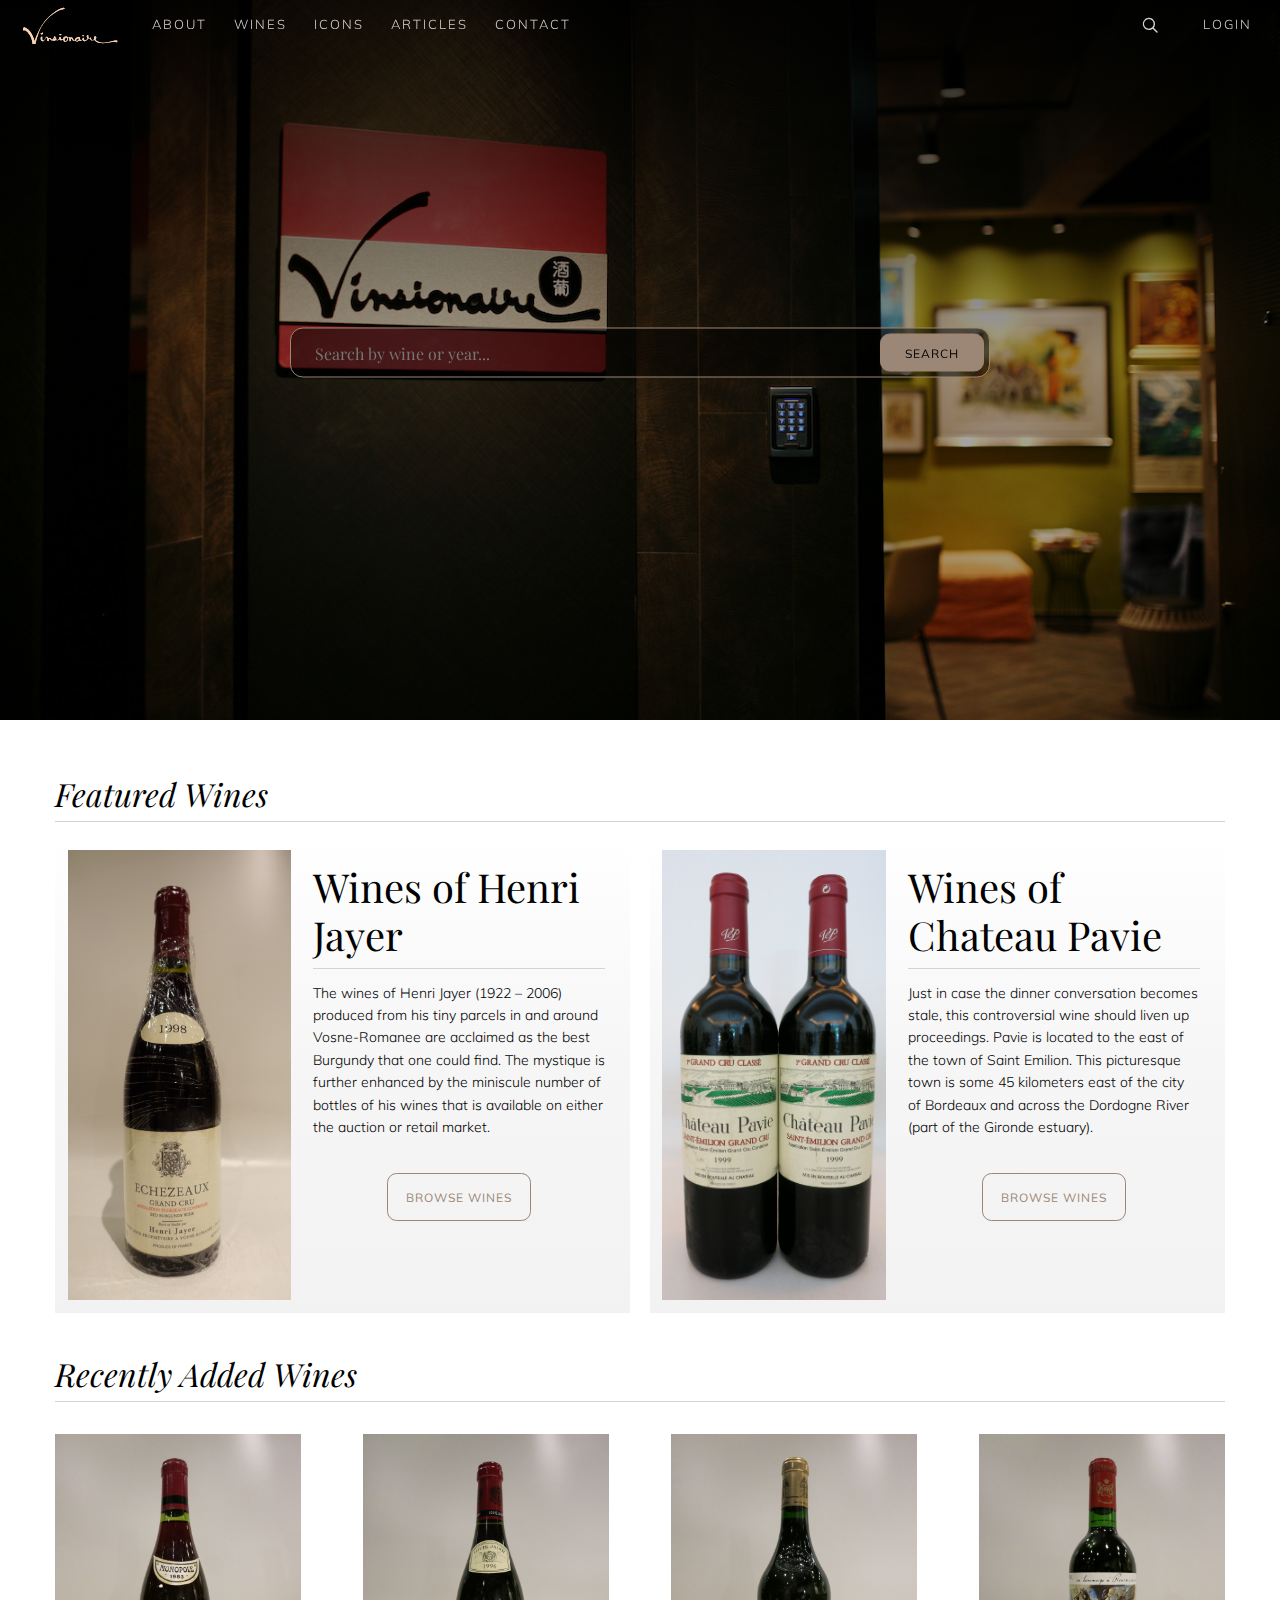
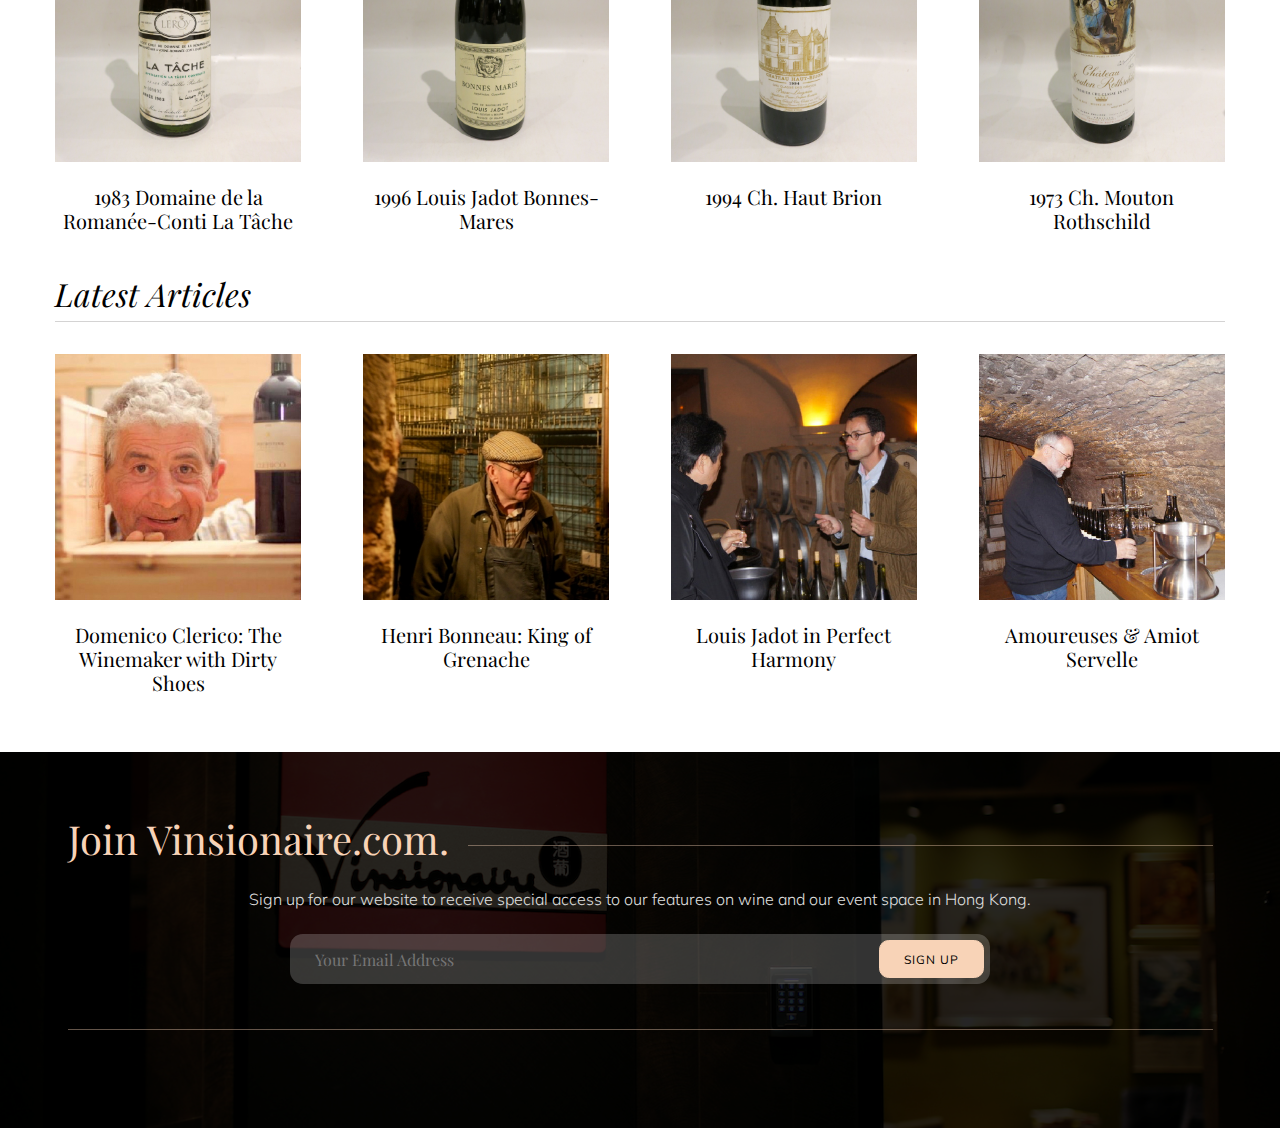
<file: index.html>
<!doctype html>
<!--[if lt IE 7]>      <html class="no-js lt-ie9 lt-ie8 lt-ie7" lang=""> <![endif]-->
<!--[if IE 7]>         <html class="no-js lt-ie9 lt-ie8" lang=""> <![endif]-->
<!--[if IE 8]>         <html class="no-js lt-ie9" lang=""> <![endif]-->
<!--[if gt IE 8]><!--> <html class="no-js" lang=""> <!--<![endif]-->
    <head>
        <meta charset="utf-8">
        <meta http-equiv="X-UA-Compatible" content="IE=edge,chrome=1">
        <title>Vinsionaire</title>
        <meta name="description" content="">
        <meta name="viewport" content="width=device-width, initial-scale=1">
        <link href='https://fonts.googleapis.com/css?family=Playfair+Display:400,900,900italic,400italic|Muli:300,300italic,400' rel='stylesheet' type='text/css'>
        <link rel="apple-touch-icon" href="assets/img/apple-touch-icon.png">
        <link rel="stylesheet" href="assets/css/application.css">
        <link rel="stylesheet" href="assets/css/feather.css">

        <script src="assets/js/vendor/modernizr-2.8.3-respond-1.4.2.min.js"></script>
    </head>
    <body>
        <!--[if lt IE 8]>
            <p class="browserupgrade">You are using an <strong>outdated</strong> browser. Please <a href="http://browsehappy.com/">upgrade your browser</a> to improve your experience.</p>
        <![endif]-->
        <nav class="nav full-width">
            <input type="checkbox" id="nav__trigger" class="nav__trigger" />
            <label for="nav__trigger">
                <div class="nav__hamburger"></div>
            </label>
            <div class="nav__wrapper">
                <a class="nav__logo" href="/">
                </a>
                <ul class="nav__links">
                    <li><a href="about.html">About</a></li>
                    <li><a href="wines.html">Wines</a></li>
                    <li><a href="icons.html">Icons</a></li>
                    <li><a href="articles.html">Articles</a></li>
                    <li><a href="contact.html">Contact</a></li>
                </ul>
                <ul class="nav__links">
                    <li class="nav__search">
                        <form class="nav__search-form" action="">
                          <input id="nav__search-box" type="text" class="nav__search-box" name="q" />
                          <label for="nav__search-box"><span class="icon-search"></span></label>
                          <input type="submit" id="nav__search-submit" />
                        </form>
                    </li>
                    <li class="nav__login"><a href="login.html">Login</a></li>
                </ul>
            </div>
        </nav>
    
        <div class="content">
            <section class="hero hero--home max-full-width text-center">
                <div class="hero__overlay"></div>
                <div class="hero__container">
                    <h1 class="hero__title is-hidden">
                        Vinsionaire
                    </h1>
                    <div class="search">
                        <input type="text" name="search" placeholder="Search by wine or year..." class="search__field" />
                        <input type="submit" value="Search" class="search__button">
                    </div>
                </div>
            </section>

            <section class="grid">
                <div class="container">
                    <h2 class="grid__heading">Featured Wines</h2>
                    <hr class="grid__hr">
                    <div class="grid__item grid__item--medium text-center">
                        <div class="feature feature--wine">
                            <div class="feature__image" class="max-full-width" style="background-image:url('assets/img/jayer-wine.jpg')">
                            </div>
                            <div class="feature__text-container text-center">
                                <h3 class="feature__text feature__text--heading text-left">Wines of Henri Jayer</h3>
                                <hr class="feature__hr">
                                <span class="feature__text feature__text--description text-left">
                                    The wines of Henri Jayer (1922 – 2006) produced from his tiny parcels in and around Vosne-Romanee are acclaimed as the best Burgundy that one could find. The mystique is further enhanced by the miniscule number of bottles of his wines that is available on either the auction or retail market.
                                </span>
                                <a class="feature__button" href="wine-producer.html">Browse Wines</a>
                            </div>
                        </div>
                    </div>
                    <div class="grid__item grid__item--medium text-center">
                        <div class="feature feature--wine">
                            <div class="feature__image" class="max-full-width" style="background-image:url('assets/img/pavie-wine.jpg')"></div>
                            <div class="feature__text-container text-center">
                                <h3 class="feature__text feature__text--heading text-left">Wines of Chateau Pavie</h3>
                                <hr class="feature__hr">
                                <span class="feature__text feature__text--description text-left">
                                    Just in case the dinner conversation becomes stale, this controversial wine should liven up proceedings. Pavie is located to the east of the town of Saint Emilion. This picturesque town is some 45 kilometers east of the city of Bordeaux and across the Dordogne River (part of the Gironde estuary).
                                </span>
                                <a class="feature__button" href="wine-producer.html">Browse Wines</a>
                            </div>
                        </div>
                    </div>
                </div>
                <div class="wrapper">
                    <div class="grid__heading-wrapper">
                        <h2 class="grid__heading">Recently Added Wines</h2>
                        <hr class="grid__hr">
                    </div>
                    <div class="container">
                        <div class="grid__item grid__item--small text-center">
                            <img src="assets/img/latache-wine.jpg" class="max-full-width">
                            <h3 class="grid__item-heading">1983 Domaine de la Romanée-Conti La Tâche</h3>
                        </div>
                        <div class="grid__item grid__item--small text-center">
                            <img src="assets/img/jadot-wine.jpg" class="max-full-width">
                            <h3 class="grid__item-heading">1996 Louis Jadot Bonnes-Mares</h3>
                        </div>
                        <div class="grid__item grid__item--small text-center">
                            <img src="assets/img/brion-wine.jpg" class="max-full-width">
                            <h3 class="grid__item-heading">1994 Ch. Haut Brion</h3>
                        </div>
                        <div class="grid__item grid__item--small text-center">
                            <img src="assets/img/mouton-wine.jpg" class="max-full-width">
                            <h3 class="grid__item-heading">1973 Ch. Mouton Rothschild</h3>
                        </div>
                    </div>
                </div>
                <div class="wrapper">
                    <div class="grid__heading-wrapper">
                        <h2 class="grid__heading">Latest Articles</h2>
                        <hr class="grid__hr">
                    </div>
                    <div class="container">
                        <div class="grid__item grid__item--small text-center">
                            <img src="assets/img/article-domenico.jpg" class="max-full-width">
                            <h3 class="grid__item-heading">Domenico Clerico: The Winemaker with Dirty Shoes</h3>
                        </div>
                        <div class="grid__item grid__item--small text-center">
                            <img src="assets/img/article-henri.jpg" class="max-full-width">
                            <h3 class="grid__item-heading">Henri Bonneau: King of Grenache</h3>
                        </div>
                        <div class="grid__item grid__item--small text-center">
                            <img src="assets/img/article-jadot.jpg" class="max-full-width">
                            <h3 class="grid__item-heading">Louis Jadot in Perfect Harmony</h3>
                        </div>
                        <div class="grid__item grid__item--small text-center">
                            <img src="assets/img/article-amoureuses.jpg" class="max-full-width">
                            <h3 class="grid__item-heading">Amoureuses &amp; Amiot Servelle</h3>
                        </div>
                    </div>
                </div>
            </section>

            <section class="cta">
            <div class="cta__overlay"></div>
                <form class="cta__form text-center">
                    <div class="clearfix">
                        <h3 class="cta__heading">Join Vinsionaire.com.</h3>
                        <hr class="cta__hr-1">
                    </div>
                    <span class="cta__caption text-center">Sign up for our website to receive special access to our features on wine and our event space in Hong Kong.</span>
                    <div class="cta__field">
                        <input type="email" name="email" placeholder="Your Email Address" class="cta__input" />
                        <input type="submit" value="Sign Up" class="cta__button cta__button--integrated">
                    </div>
                    <hr class="cta__hr-2">
                </form>
            </section>
        </div>

        <script src="//ajax.googleapis.com/ajax/libs/jquery/1.11.2/jquery.min.js"></script>
        <script>window.jQuery || document.write('<script src="assets/js/vendor/jquery-1.11.2.min.js"><\/script>')</script>

        <script src="assets/js/min/main-min.js"></script>

        <!-- Google Analytics: change UA-XXXXX-X to be your site's ID. -->
        <script>
            (function(b,o,i,l,e,r){b.GoogleAnalyticsObject=l;b[l]||(b[l]=
            function(){(b[l].q=b[l].q||[]).push(arguments)});b[l].l=+new Date;
            e=o.createElement(i);r=o.getElementsByTagName(i)[0];
            e.src='//www.google-analytics.com/analytics.js';
            r.parentNode.insertBefore(e,r)}(window,document,'script','ga'));
            ga('create','UA-XXXXX-X','auto');ga('send','pageview');
        </script>
    </body>
</html>
</file>
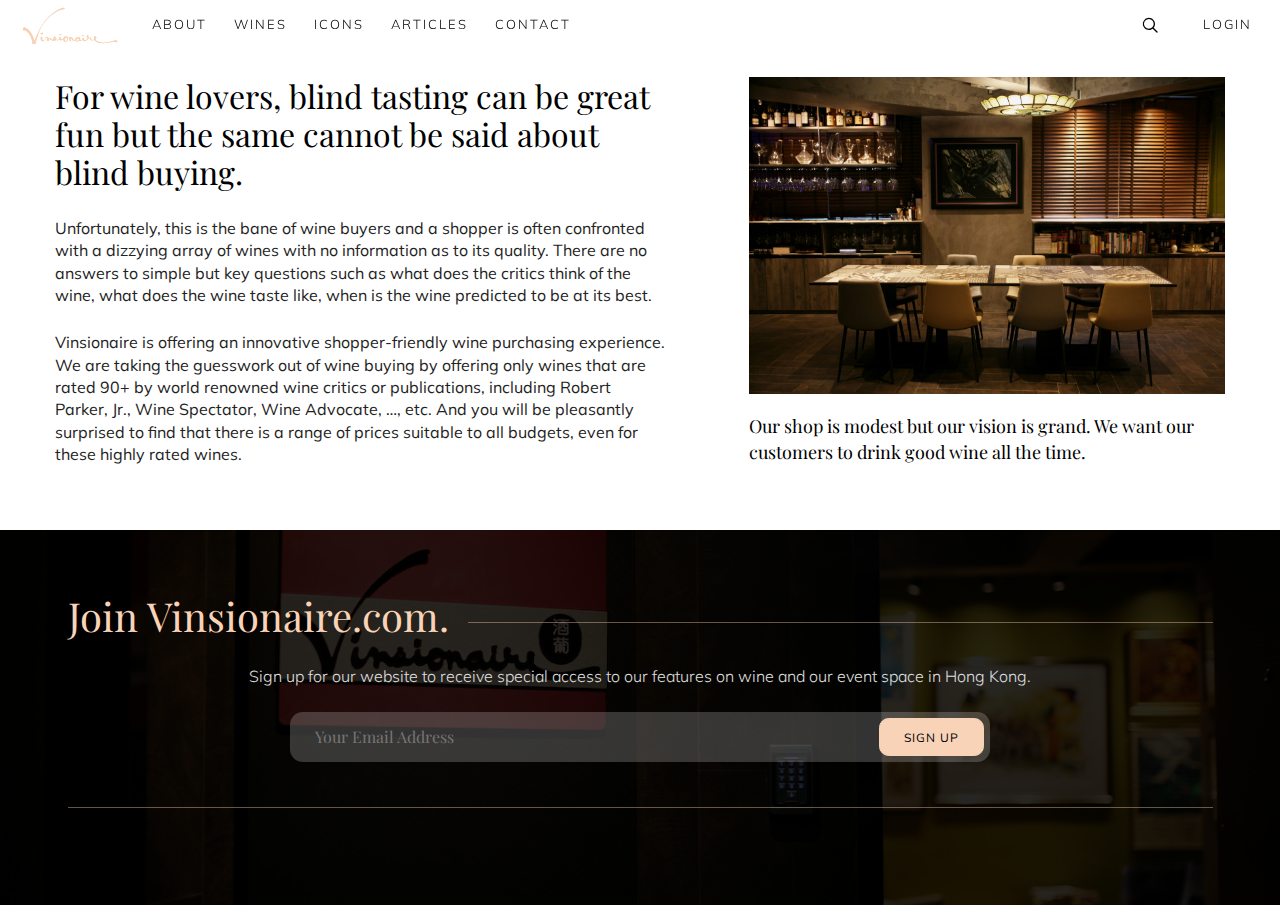
<file: about.html>
<!doctype html>
<!--[if lt IE 7]>      <html class="no-js lt-ie9 lt-ie8 lt-ie7" lang=""> <![endif]-->
<!--[if IE 7]>         <html class="no-js lt-ie9 lt-ie8" lang=""> <![endif]-->
<!--[if IE 8]>         <html class="no-js lt-ie9" lang=""> <![endif]-->
<!--[if gt IE 8]><!--> <html class="no-js" lang=""> <!--<![endif]-->
    <head>
        <meta charset="utf-8">
        <meta http-equiv="X-UA-Compatible" content="IE=edge,chrome=1">
        <title>Vinsionaire</title>
        <meta name="description" content="">
        <meta name="viewport" content="width=device-width, initial-scale=1">
        <link href='https://fonts.googleapis.com/css?family=Playfair+Display:400,900,900italic,400italic|Muli:300,300italic,400' rel='stylesheet' type='text/css'>
        <link rel="apple-touch-icon" href="assets/img/apple-touch-icon.png">
        <link rel="stylesheet" href="assets/css/application.css">
        <link rel="stylesheet" href="assets/css/feather.css">

        <script src="assets/js/vendor/modernizr-2.8.3-respond-1.4.2.min.js"></script>
    </head>
    <body>
        <!--[if lt IE 8]>
            <p class="browserupgrade">You are using an <strong>outdated</strong> browser. Please <a href="http://browsehappy.com/">upgrade your browser</a> to improve your experience.</p>
        <![endif]-->
        <nav class="nav full-width">
            <input type="checkbox" id="nav__trigger" class="nav__trigger" />
            <label for="nav__trigger">
                <div class="nav__hamburger"></div>
            </label>
            <div class="nav__wrapper">
                <a class="nav__logo" href="/">
                </a>
                <ul class="nav__links">
                    <li><a href="about.html">About</a></li>
                    <li><a href="wines.html">Wines</a></li>
                    <li><a href="icons.html">Icons</a></li>
                    <li><a href="articles.html">Articles</a></li>
                    <li><a href="contact.html">Contact</a></li>
                </ul>
                <ul class="nav__links">
                    <li class="nav__search">
                        <form class="nav__search-form" action="">
                          <input id="nav__search-box" type="text" class="nav__search-box" name="q" />
                          <label for="nav__search-box"><span class="icon-search"></span></label>
                          <input type="submit" id="nav__search-submit" />
                        </form>
                    </li>
                    <li class="nav__login"><a href="login.html">Login</a></li>
                </ul>
            </div>
        </nav>

        <div class="content-nohero">
            <section class="container text-center">
                <div class="about__text">
                    <h2>For wine lovers, blind tasting can be great fun but the same cannot be said about blind buying.</h2>
                    <p>Unfortunately, this is the bane of wine buyers and a shopper is often confronted with a dizzying array of wines with no information as to its quality. There are no answers to simple but key questions such as what does the critics think of the wine, what does the wine taste like, when is the wine predicted to be at its best.</p>
                    <p>Vinsionaire is offering an innovative shopper-friendly wine purchasing experience. We are taking the guesswork out of wine buying by offering only wines that are rated 90+ by world renowned wine critics or publications, including Robert Parker, Jr., Wine Spectator, Wine Advocate, …, etc. And you will be pleasantly surprised to find that there is a range of prices suitable to all budgets, even for these highly rated wines.</p>
                </div>
                <figure class="about__image">
                    <img src="assets/img/about-hero.jpg" class="max-full-width">
                    <figcaption>Our shop is modest but our vision is grand. We want our customers to drink good wine all the time.</figcaption>
                </figure>
            </section>

            <section class="cta">
            <div class="cta__overlay"></div>
                <form class="cta__form text-center">
                    <div class="clearfix">
                        <h3 class="cta__heading">Join Vinsionaire.com.</h3>
                        <hr class="cta__hr-1">
                    </div>
                    <span class="cta__caption text-center">Sign up for our website to receive special access to our features on wine and our event space in Hong Kong.</span>
                    <div class="cta__field">
                        <input type="email" name="email" placeholder="Your Email Address" class="cta__input" />
                        <input type="submit" value="Sign Up" class="cta__button cta__button--integrated">
                    </div>
                    <hr class="cta__hr-2">
                </form>
            </section>
        </div>

        <script src="//ajax.googleapis.com/ajax/libs/jquery/1.11.2/jquery.min.js"></script>
        <script>window.jQuery || document.write('<script src="assets/js/vendor/jquery-1.11.2.min.js"><\/script>')</script>

        <script src="assets/js/min/main-min.js"></script>

        <!-- Google Analytics: change UA-XXXXX-X to be your site's ID. -->
        <script>
            (function(b,o,i,l,e,r){b.GoogleAnalyticsObject=l;b[l]||(b[l]=
            function(){(b[l].q=b[l].q||[]).push(arguments)});b[l].l=+new Date;
            e=o.createElement(i);r=o.getElementsByTagName(i)[0];
            e.src='//www.google-analytics.com/analytics.js';
            r.parentNode.insertBefore(e,r)}(window,document,'script','ga'));
            ga('create','UA-XXXXX-X','auto');ga('send','pageview');
        </script>
    </body>
</html>
</file>
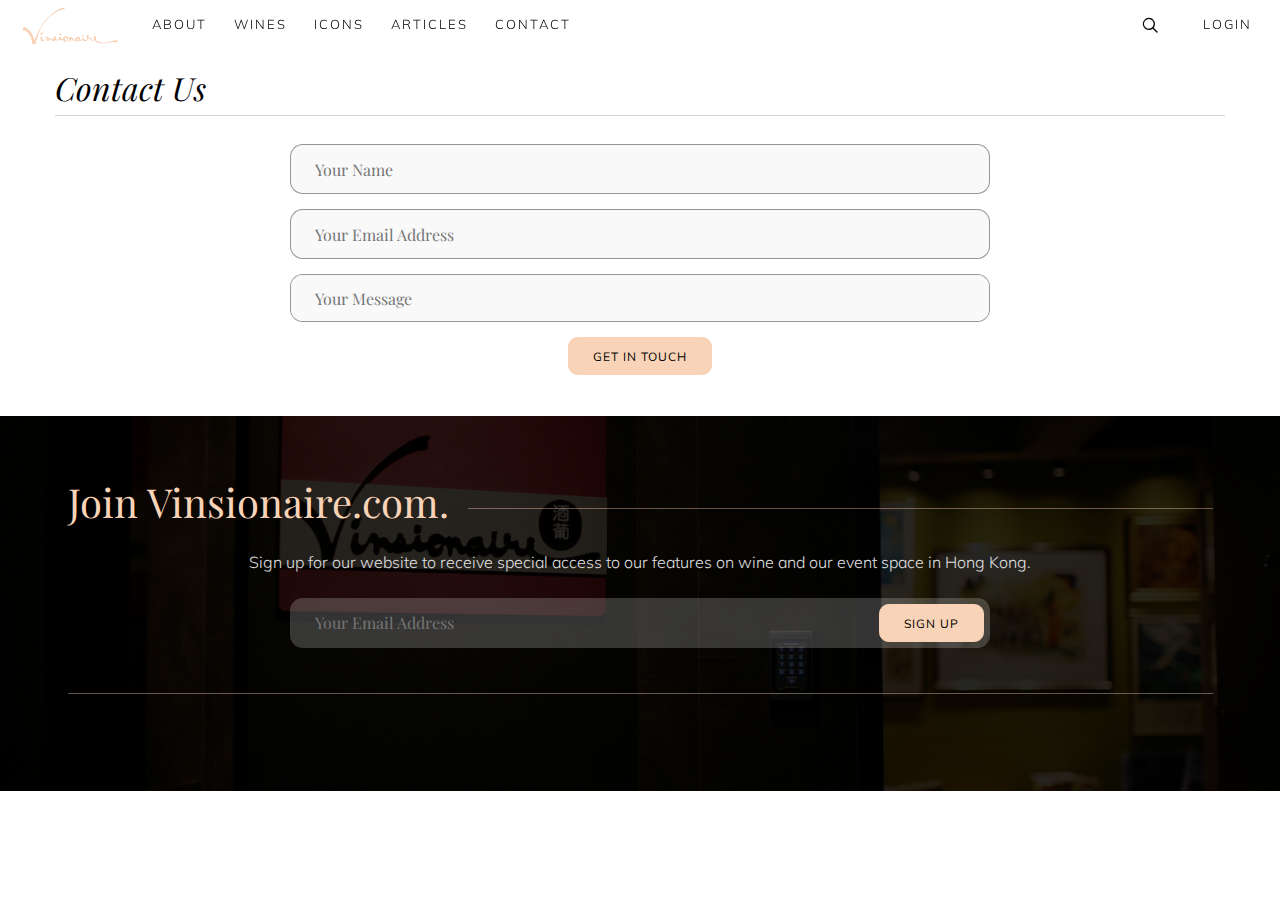
<file: contact.html>
<!doctype html>
<!--[if lt IE 7]>      <html class="no-js lt-ie9 lt-ie8 lt-ie7" lang=""> <![endif]-->
<!--[if IE 7]>         <html class="no-js lt-ie9 lt-ie8" lang=""> <![endif]-->
<!--[if IE 8]>         <html class="no-js lt-ie9" lang=""> <![endif]-->
<!--[if gt IE 8]><!--> <html class="no-js" lang=""> <!--<![endif]-->
    <head>
        <meta charset="utf-8">
        <meta http-equiv="X-UA-Compatible" content="IE=edge,chrome=1">
        <title>Vinsionaire</title>
        <meta name="description" content="">
        <meta name="viewport" content="width=device-width, initial-scale=1">
        <link href='https://fonts.googleapis.com/css?family=Playfair+Display:400,900,900italic,400italic|Muli:300,300italic,400' rel='stylesheet' type='text/css'>
        <link rel="apple-touch-icon" href="assets/img/apple-touch-icon.png">
        <link rel="stylesheet" href="assets/css/application.css">
        <link rel="stylesheet" href="assets/css/feather.css">

        <script src="assets/js/vendor/modernizr-2.8.3-respond-1.4.2.min.js"></script>
    </head>
    <body>
        <!--[if lt IE 8]>
            <p class="browserupgrade">You are using an <strong>outdated</strong> browser. Please <a href="http://browsehappy.com/">upgrade your browser</a> to improve your experience.</p>
        <![endif]-->
        <nav class="nav full-width">
            <input type="checkbox" id="nav__trigger" class="nav__trigger" />
            <label for="nav__trigger">
                <div class="nav__hamburger"></div>
            </label>
            <div class="nav__wrapper">
                <a class="nav__logo" href="/">
                </a>
                <ul class="nav__links">
                    <li><a href="about.html">About</a></li>
                    <li><a href="wines.html">Wines</a></li>
                    <li><a href="icons.html">Icons</a></li>
                    <li><a href="articles.html">Articles</a></li>
                    <li><a href="contact.html">Contact</a></li>
                </ul>
                <ul class="nav__links">
                    <li class="nav__search">
                        <form class="nav__search-form" action="">
                          <input id="nav__search-box" type="text" class="nav__search-box" name="q" />
                          <label for="nav__search-box"><span class="icon-search"></span></label>
                          <input type="submit" id="nav__search-submit" />
                        </form>
                    </li>
                    <li class="nav__login"><a href="login.html">Login</a></li>
                </ul>
            </div>
        </nav>
    
        <div class="content-nohero">
            <section class="contact grid">
                <div class="wrapper">
                    <div class="grid__heading-wrapper">
                        <h2 class="grid__heading">Contact Us</h2>
                        <hr class="grid__hr">
                    </div>
                    <div class="cta__form cta__form--contact text-center">
                        <form>
                            <input class="cta__input cta__input--contact" type="text" name="NAME" placeholder="Your Name">
                            <input class="cta__input cta__input--contact" type="email" name="EMAIL" placeholder="Your Email Address" required>
                            <textarea class="cta__textarea cta__textarea--contact required email" name="MESSAGE" placeholder="Your Message" required></textarea>
                            <input type="submit" value="Get in Touch" class="cta__button block margin-center">
                        </form>
                    </div>
                </div>
                </div>
            </section>

            <section class="cta">
            <div class="cta__overlay"></div>
                <form class="cta__form text-center">
                    <div class="clearfix">
                        <h3 class="cta__heading">Join Vinsionaire.com.</h3>
                        <hr class="cta__hr-1">
                    </div>
                    <span class="cta__caption text-center">Sign up for our website to receive special access to our features on wine and our event space in Hong Kong.</span>
                    <div class="cta__field">
                        <input type="email" name="email" placeholder="Your Email Address" class="cta__input" />
                        <input type="submit" value="Sign Up" class="cta__button cta__button--integrated">
                    </div>
                    <hr class="cta__hr-2">
                </form>
            </section>
        </div>

        <script src="//ajax.googleapis.com/ajax/libs/jquery/1.11.2/jquery.min.js"></script>
        <script>window.jQuery || document.write('<script src="assets/js/vendor/jquery-1.11.2.min.js"><\/script>')</script>

        <script src="assets/js/min/main-min.js"></script>

        <!-- Google Analytics: change UA-XXXXX-X to be your site's ID. -->
        <script>
            (function(b,o,i,l,e,r){b.GoogleAnalyticsObject=l;b[l]||(b[l]=
            function(){(b[l].q=b[l].q||[]).push(arguments)});b[l].l=+new Date;
            e=o.createElement(i);r=o.getElementsByTagName(i)[0];
            e.src='//www.google-analytics.com/analytics.js';
            r.parentNode.insertBefore(e,r)}(window,document,'script','ga'));
            ga('create','UA-XXXXX-X','auto');ga('send','pageview');
        </script>
    </body>
</html>
</file>
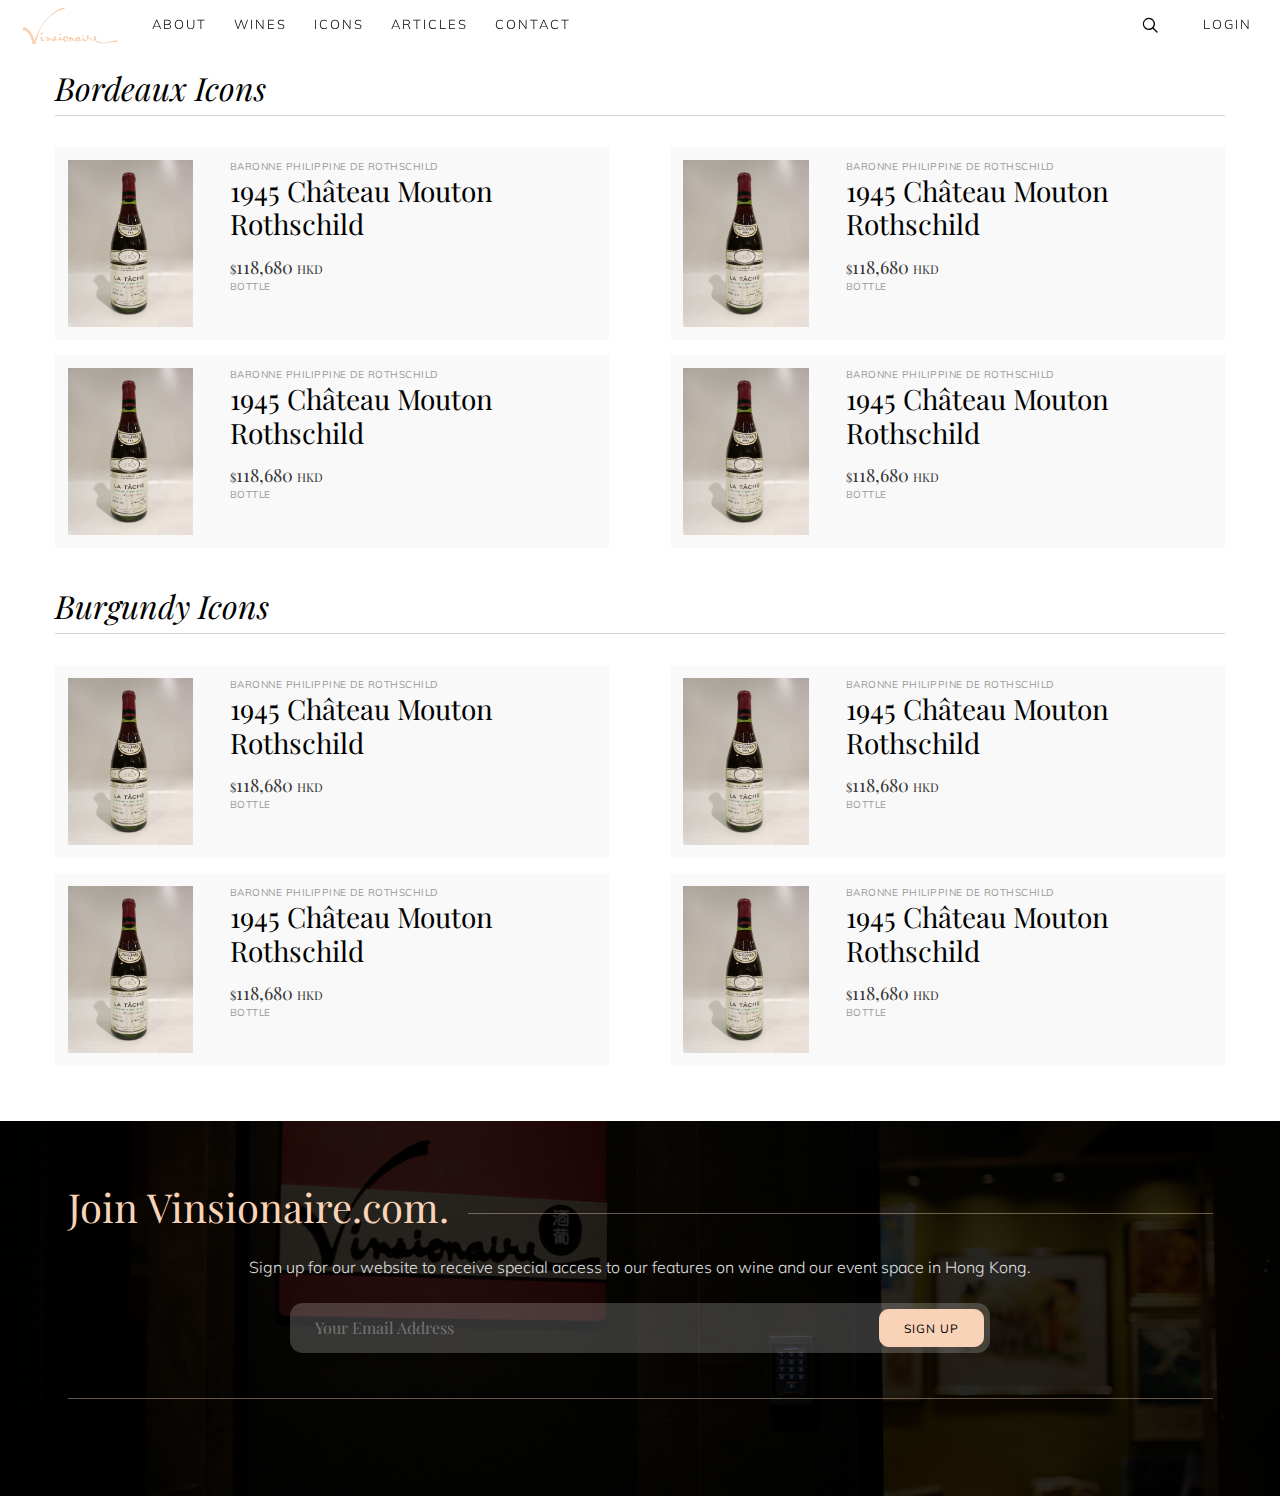
<file: icons.html>
<!doctype html>
<!--[if lt IE 7]>      <html class="no-js lt-ie9 lt-ie8 lt-ie7" lang=""> <![endif]-->
<!--[if IE 7]>         <html class="no-js lt-ie9 lt-ie8" lang=""> <![endif]-->
<!--[if IE 8]>         <html class="no-js lt-ie9" lang=""> <![endif]-->
<!--[if gt IE 8]><!--> <html class="no-js" lang=""> <!--<![endif]-->
    <head>
        <meta charset="utf-8">
        <meta http-equiv="X-UA-Compatible" content="IE=edge,chrome=1">
        <title>Vinsionaire</title>
        <meta name="description" content="">
        <meta name="viewport" content="width=device-width, initial-scale=1">
        <link href='https://fonts.googleapis.com/css?family=Playfair+Display:400,900,900italic,400italic|Muli:300,300italic,400' rel='stylesheet' type='text/css'>
        <link rel="apple-touch-icon" href="assets/img/apple-touch-icon.png">
        <link rel="stylesheet" href="assets/css/application.css">
        <link rel="stylesheet" href="assets/css/feather.css">

        <script src="assets/js/vendor/modernizr-2.8.3-respond-1.4.2.min.js"></script>
    </head>
    <body>
        <!--[if lt IE 8]>
            <p class="browserupgrade">You are using an <strong>outdated</strong> browser. Please <a href="http://browsehappy.com/">upgrade your browser</a> to improve your experience.</p>
        <![endif]-->
        <nav class="nav full-width">
            <input type="checkbox" id="nav__trigger" class="nav__trigger" />
            <label for="nav__trigger">
                <div class="nav__hamburger"></div>
            </label>
            <div class="nav__wrapper">
                <a class="nav__logo" href="/">
                </a>
                <ul class="nav__links">
                    <li><a href="about.html">About</a></li>
                    <li><a href="wines.html">Wines</a></li>
                    <li><a href="icons.html">Icons</a></li>
                    <li><a href="articles.html">Articles</a></li>
                    <li><a href="contact.html">Contact</a></li>
                </ul>
                <ul class="nav__links">
                    <li class="nav__search">
                        <form class="nav__search-form" action="">
                          <input id="nav__search-box" type="text" class="nav__search-box" name="q" />
                          <label for="nav__search-box"><span class="icon-search"></span></label>
                          <input type="submit" id="nav__search-submit" />
                        </form>
                    </li>
                    <li class="nav__login"><a href="login.html">Login</a></li>
                </ul>
            </div>
        </nav>

        <div class="content-nohero">
            <section class="list">
                <div class="wrapper">
                    <div class="list__heading-wrapper">
                        <h2 class="list__heading">Bordeaux Icons</h2>
                        <hr class="list__hr">
                    </div>
                    <div class="container">
                        <a href="wine-individual.html" class="list__item">
                            <img src="assets/img/latache-wine.jpg" class="list__image max-full-width">
                            <div class="list__description">
                                <span class="list__name">Baronne Philippine de Rothschild</span>
                                <h3 class="list__item-heading">1945 Château Mouton Rothschild</h3>
                                <span class="list__price"><span>$</span>118,680 <span>HKD</span></span>
                                <span class="list__size">Bottle</span>
                            </div>
                        </a>
                        <a href="wine-individual.html" class="list__item">
                            <img src="assets/img/latache-wine.jpg" class="list__image max-full-width">
                            <div class="list__description">
                                <span class="list__name">Baronne Philippine de Rothschild</span>
                                <h3 class="list__item-heading">1945 Château Mouton Rothschild</h3>
                                <span class="list__price"><span>$</span>118,680 <span>HKD</span></span>
                                <span class="list__size">Bottle</span>
                            </div>
                        </a>
                        <a href="wine-individual.html" class="list__item">
                            <img src="assets/img/latache-wine.jpg" class="list__image max-full-width">
                            <div class="list__description">
                                <span class="list__name">Baronne Philippine de Rothschild</span>
                                <h3 class="list__item-heading">1945 Château Mouton Rothschild</h3>
                                <span class="list__price"><span>$</span>118,680 <span>HKD</span></span>
                                <span class="list__size">Bottle</span>
                            </div>
                        </a>
                        <a href="wine-individual.html" class="list__item">
                            <img src="assets/img/latache-wine.jpg" class="list__image max-full-width">
                            <div class="list__description">
                                <span class="list__name">Baronne Philippine de Rothschild</span>
                                <h3 class="list__item-heading">1945 Château Mouton Rothschild</h3>
                                <span class="list__price"><span>$</span>118,680 <span>HKD</span></span>
                                <span class="list__size">Bottle</span>
                            </div>
                        </a>
                    </div>
                </div>
                <div class="wrapper">
                    <div class="list__heading-wrapper">
                        <h2 class="list__heading">Burgundy Icons</h2>
                        <hr class="list__hr">
                    </div>
                    <div class="container">
                        <a href="wine-individual.html" class="list__item">
                            <img src="assets/img/latache-wine.jpg" class="list__image max-full-width">
                            <div class="list__description">
                                <span class="list__name">Baronne Philippine de Rothschild</span>
                                <h3 class="list__item-heading">1945 Château Mouton Rothschild</h3>
                                <span class="list__price"><span>$</span>118,680 <span>HKD</span></span>
                                <span class="list__size">Bottle</span>
                            </div>
                        </a>
                        <a href="wine-individual.html" class="list__item">
                            <img src="assets/img/latache-wine.jpg" class="list__image max-full-width">
                            <div class="list__description">
                                <span class="list__name">Baronne Philippine de Rothschild</span>
                                <h3 class="list__item-heading">1945 Château Mouton Rothschild</h3>
                                <span class="list__price"><span>$</span>118,680 <span>HKD</span></span>
                                <span class="list__size">Bottle</span>
                            </div>
                        </a>
                        <a href="wine-individual.html" class="list__item">
                            <img src="assets/img/latache-wine.jpg" class="list__image max-full-width">
                            <div class="list__description">
                                <span class="list__name">Baronne Philippine de Rothschild</span>
                                <h3 class="list__item-heading">1945 Château Mouton Rothschild</h3>
                                <span class="list__price"><span>$</span>118,680 <span>HKD</span></span>
                                <span class="list__size">Bottle</span>
                            </div>
                        </a>
                        <a href="wine-individual.html" class="list__item">
                            <img src="assets/img/latache-wine.jpg" class="list__image max-full-width">
                            <div class="list__description">
                                <span class="list__name">Baronne Philippine de Rothschild</span>
                                <h3 class="list__item-heading">1945 Château Mouton Rothschild</h3>
                                <span class="list__price"><span>$</span>118,680 <span>HKD</span></span>
                                <span class="list__size">Bottle</span>
                            </div>
                        </a>
                    </div>
                </div>
            </section>

            <section class="cta">
            <div class="cta__overlay"></div>
                <form class="cta__form text-center">
                    <div class="clearfix">
                        <h3 class="cta__heading">Join Vinsionaire.com.</h3>
                        <hr class="cta__hr-1">
                    </div>
                    <span class="cta__caption text-center">Sign up for our website to receive special access to our features on wine and our event space in Hong Kong.</span>
                    <div class="cta__field">
                        <input type="email" name="email" placeholder="Your Email Address" class="cta__input" />
                        <input type="submit" value="Sign Up" class="cta__button cta__button--integrated">
                    </div>
                    <hr class="cta__hr-2">
                </form>
            </section>
        </div>

        <script src="//ajax.googleapis.com/ajax/libs/jquery/1.11.2/jquery.min.js"></script>
        <script>window.jQuery || document.write('<script src="assets/js/vendor/jquery-1.11.2.min.js"><\/script>')</script>

        <script src="assets/js/min/main-min.js"></script>

        <!-- Google Analytics: change UA-XXXXX-X to be your site's ID. -->
        <script>
            (function(b,o,i,l,e,r){b.GoogleAnalyticsObject=l;b[l]||(b[l]=
            function(){(b[l].q=b[l].q||[]).push(arguments)});b[l].l=+new Date;
            e=o.createElement(i);r=o.getElementsByTagName(i)[0];
            e.src='//www.google-analytics.com/analytics.js';
            r.parentNode.insertBefore(e,r)}(window,document,'script','ga'));
            ga('create','UA-XXXXX-X','auto');ga('send','pageview');
        </script>
    </body>
</html>
</file>
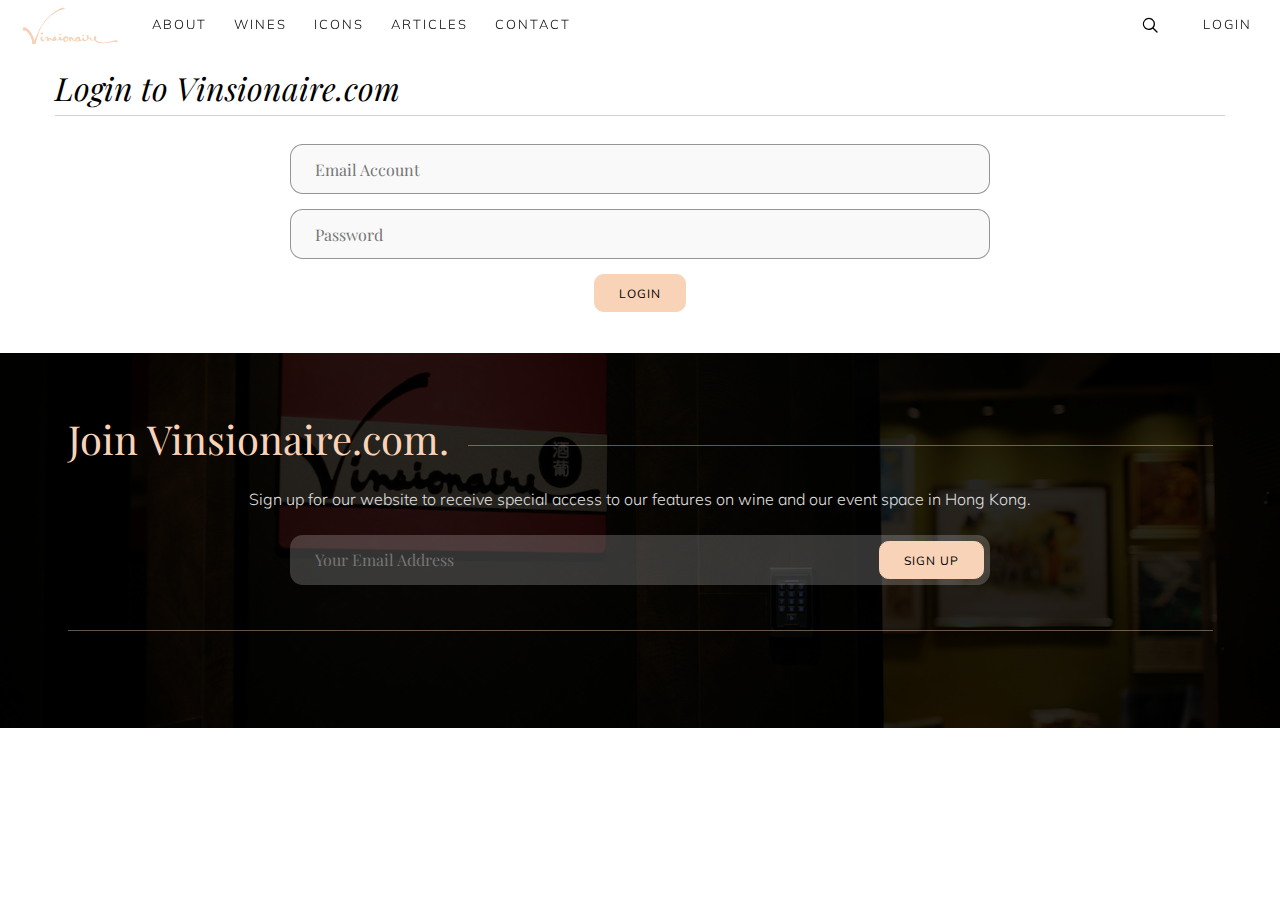
<file: login.html>
<!doctype html>
<!--[if lt IE 7]>      <html class="no-js lt-ie9 lt-ie8 lt-ie7" lang=""> <![endif]-->
<!--[if IE 7]>         <html class="no-js lt-ie9 lt-ie8" lang=""> <![endif]-->
<!--[if IE 8]>         <html class="no-js lt-ie9" lang=""> <![endif]-->
<!--[if gt IE 8]><!--> <html class="no-js" lang=""> <!--<![endif]-->
    <head>
        <meta charset="utf-8">
        <meta http-equiv="X-UA-Compatible" content="IE=edge,chrome=1">
        <title>Vinsionaire</title>
        <meta name="description" content="">
        <meta name="viewport" content="width=device-width, initial-scale=1">
        <link href='https://fonts.googleapis.com/css?family=Playfair+Display:400,900,900italic,400italic|Muli:300,300italic,400' rel='stylesheet' type='text/css'>
        <link rel="apple-touch-icon" href="assets/img/apple-touch-icon.png">
        <link rel="stylesheet" href="assets/css/application.css">
        <link rel="stylesheet" href="assets/css/feather.css">

        <script src="assets/js/vendor/modernizr-2.8.3-respond-1.4.2.min.js"></script>
    </head>
    <body>
        <!--[if lt IE 8]>
            <p class="browserupgrade">You are using an <strong>outdated</strong> browser. Please <a href="http://browsehappy.com/">upgrade your browser</a> to improve your experience.</p>
        <![endif]-->
        <nav class="nav full-width">
            <input type="checkbox" id="nav__trigger" class="nav__trigger" />
            <label for="nav__trigger">
                <div class="nav__hamburger"></div>
            </label>
            <div class="nav__wrapper">
                <a class="nav__logo" href="/">
                </a>
                <ul class="nav__links">
                    <li><a href="about.html">About</a></li>
                    <li><a href="wines.html">Wines</a></li>
                    <li><a href="icons.html">Icons</a></li>
                    <li><a href="articles.html">Articles</a></li>
                    <li><a href="contact.html">Contact</a></li>
                </ul>
                <ul class="nav__links">
                    <li class="nav__search">
                        <form class="nav__search-form" action="">
                          <input id="nav__search-box" type="text" class="nav__search-box" name="q" />
                          <label for="nav__search-box"><span class="icon-search"></span></label>
                          <input type="submit" id="nav__search-submit" />
                        </form>
                    </li>
                    <li class="nav__login"><a href="login.html">Login</a></li>
                </ul>
            </div>
        </nav>
    
        <div class="content-nohero">
            <section class="contact grid">
                <div class="wrapper">
                    <div class="grid__heading-wrapper">
                        <h2 class="grid__heading">Login to Vinsionaire.com</h2>
                        <hr class="grid__hr">
                    </div>
                    <div class="cta__form cta__form--contact text-center">
                        <form>
                            <input class="cta__input cta__input--contact" type="text" name="NAME" placeholder="Email Account" required>
                            <input class="cta__input cta__input--contact" type="password" name="PASSWORD" placeholder="Password" required>
                            <input type="submit" value="Login" class="cta__button block margin-center">
                        </form>
                    </div>
                </div>
                </div>
            </section>

            <section class="cta">
            <div class="cta__overlay"></div>
                <form class="cta__form text-center">
                    <div class="clearfix">
                        <h3 class="cta__heading">Join Vinsionaire.com.</h3>
                        <hr class="cta__hr-1">
                    </div>
                    <span class="cta__caption text-center">Sign up for our website to receive special access to our features on wine and our event space in Hong Kong.</span>
                    <div class="cta__field">
                        <input type="email" name="email" placeholder="Your Email Address" class="cta__input" />
                        <input type="submit" value="Sign Up" class="cta__button cta__button--integrated">
                    </div>
                    <hr class="cta__hr-2">
                </form>
            </section>
        </div>

        <script src="//ajax.googleapis.com/ajax/libs/jquery/1.11.2/jquery.min.js"></script>
        <script>window.jQuery || document.write('<script src="assets/js/vendor/jquery-1.11.2.min.js"><\/script>')</script>

        <script src="assets/js/min/main-min.js"></script>

        <!-- Google Analytics: change UA-XXXXX-X to be your site's ID. -->
        <script>
            (function(b,o,i,l,e,r){b.GoogleAnalyticsObject=l;b[l]||(b[l]=
            function(){(b[l].q=b[l].q||[]).push(arguments)});b[l].l=+new Date;
            e=o.createElement(i);r=o.getElementsByTagName(i)[0];
            e.src='//www.google-analytics.com/analytics.js';
            r.parentNode.insertBefore(e,r)}(window,document,'script','ga'));
            ga('create','UA-XXXXX-X','auto');ga('send','pageview');
        </script>
    </body>
</html>
</file>
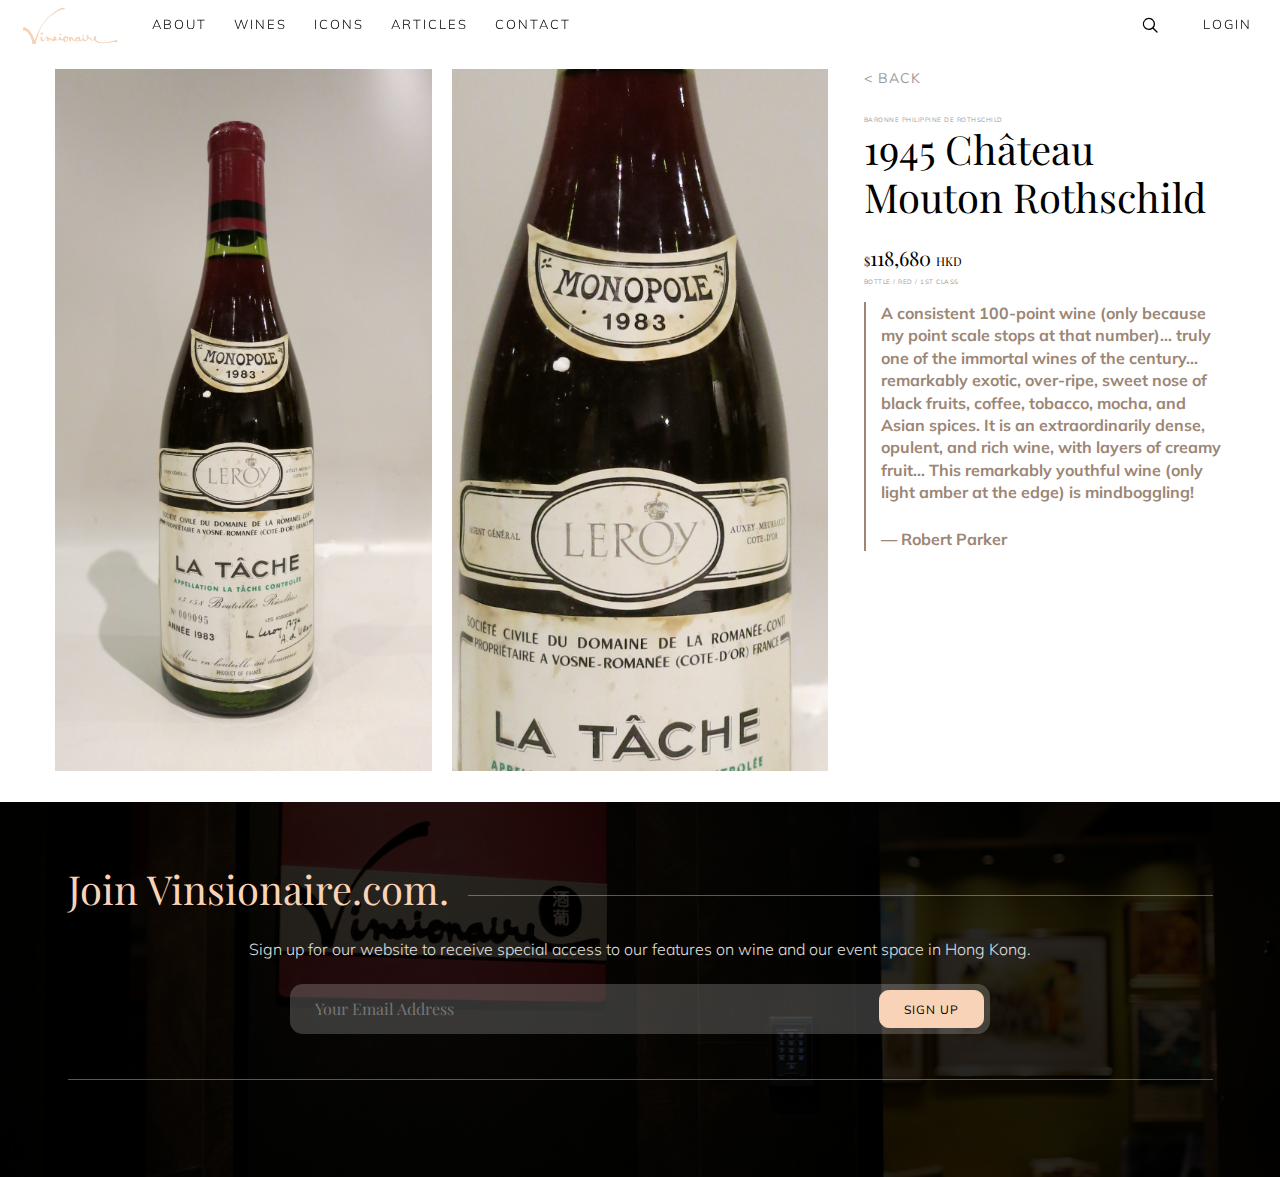
<file: wine-individual.html>
<!doctype html>
<!--[if lt IE 7]>      <html class="no-js lt-ie9 lt-ie8 lt-ie7" lang=""> <![endif]-->
<!--[if IE 7]>         <html class="no-js lt-ie9 lt-ie8" lang=""> <![endif]-->
<!--[if IE 8]>         <html class="no-js lt-ie9" lang=""> <![endif]-->
<!--[if gt IE 8]><!--> <html class="no-js" lang=""> <!--<![endif]-->
    <head>
        <meta charset="utf-8">
        <meta http-equiv="X-UA-Compatible" content="IE=edge,chrome=1">
        <title>Vinsionaire</title>
        <meta name="description" content="">
        <meta name="viewport" content="width=device-width, initial-scale=1">
        <link href='https://fonts.googleapis.com/css?family=Playfair+Display:400,900,900italic,400italic|Muli:300,300italic,400' rel='stylesheet' type='text/css'>
        <link rel="apple-touch-icon" href="assets/img/apple-touch-icon.png">
        <link rel="stylesheet" href="assets/css/application.css">
        <link rel="stylesheet" href="assets/css/feather.css">

        <script src="assets/js/vendor/modernizr-2.8.3-respond-1.4.2.min.js"></script>
    </head>
    <body>
        <!--[if lt IE 8]>
            <p class="browserupgrade">You are using an <strong>outdated</strong> browser. Please <a href="http://browsehappy.com/">upgrade your browser</a> to improve your experience.</p>
        <![endif]-->
        <nav class="nav full-width">
            <input type="checkbox" id="nav__trigger" class="nav__trigger" />
            <label for="nav__trigger">
                <div class="nav__hamburger"></div>
            </label>
            <div class="nav__wrapper">
                <a class="nav__logo" href="/">
                </a>
                <ul class="nav__links">
                    <li><a href="about.html">About</a></li>
                    <li><a href="wines.html">Wines</a></li>
                    <li><a href="icons.html">Icons</a></li>
                    <li><a href="articles.html">Articles</a></li>
                    <li><a href="contact.html">Contact</a></li>
                </ul>
                <ul class="nav__links">
                    <li class="nav__search">
                        <form class="nav__search-form" action="">
                          <input id="nav__search-box" type="text" class="nav__search-box" name="q" />
                          <label for="nav__search-box"><span class="icon-search"></span></label>
                          <input type="submit" id="nav__search-submit" />
                        </form>
                    </li>
                    <li class="nav__login"><a href="login.html">Login</a></li>
                </ul>
            </div>
        </nav>

         <div class="content-nohero">
            <section class="grid wine">
                <div class="wrapper">
                <div class="wine__image wine__image--whole max-full-width" style="background-image:url('/assets/img/latache-wine.jpg')"></div>
                    <div class="wine__image wine__image--closeup max-full-width" style="background-image:url('/assets/img/latache-wine.jpg')"></div>
                    <div class="wine__details">
                        <span class="back__button">< Back</span>
                        <span class="wine__detail">Baronne Philippine de Rothschild</span>
                        <h1>1945 Château Mouton Rothschild</h1>
                        <h4 class="wine__price"><span>$</span>118,680 <span>HKD</span></h4>
                        <span class="wine__detail">Bottle / Red / 1st Class</span>
                        <blockquote class="wine__note">
                            <p>A consistent 100-point wine (only because my point scale stops at that number)... truly one of the immortal wines of the century... remarkably exotic, over-ripe, sweet nose of black fruits, coffee, tobacco, mocha, and Asian spices. It is an extraordinarily dense, opulent, and rich wine, with layers of creamy fruit... This remarkably youthful wine (only light amber at the edge) is mindboggling!</p>
                            <footer>— <cite>Robert Parker</cite></footer>
                        </blockquote>
                    </div>
                </div>
            </section>

            <section class="cta">
            <div class="cta__overlay"></div>
                <form class="cta__form text-center">
                    <div class="clearfix">
                        <h3 class="cta__heading">Join Vinsionaire.com.</h3>
                        <hr class="cta__hr-1">
                    </div>
                    <span class="cta__caption text-center">Sign up for our website to receive special access to our features on wine and our event space in Hong Kong.</span>
                    <div class="cta__field">
                        <input type="email" name="email" placeholder="Your Email Address" class="cta__input" />
                        <input type="submit" value="Sign Up" class="cta__button cta__button--integrated">
                    </div>
                    <hr class="cta__hr-2">
                </form>
            </section>
        </div>

        <script src="//ajax.googleapis.com/ajax/libs/jquery/1.11.2/jquery.min.js"></script>
        <script>window.jQuery || document.write('<script src="assets/js/vendor/jquery-1.11.2.min.js"><\/script>')</script>

        <script src="assets/js/min/main-min.js"></script>

        <!-- Google Analytics: change UA-XXXXX-X to be your site's ID. -->
        <script>
            (function(b,o,i,l,e,r){b.GoogleAnalyticsObject=l;b[l]||(b[l]=
            function(){(b[l].q=b[l].q||[]).push(arguments)});b[l].l=+new Date;
            e=o.createElement(i);r=o.getElementsByTagName(i)[0];
            e.src='//www.google-analytics.com/analytics.js';
            r.parentNode.insertBefore(e,r)}(window,document,'script','ga'));
            ga('create','UA-XXXXX-X','auto');ga('send','pageview');
        </script>
    </body>
</html>
</file>
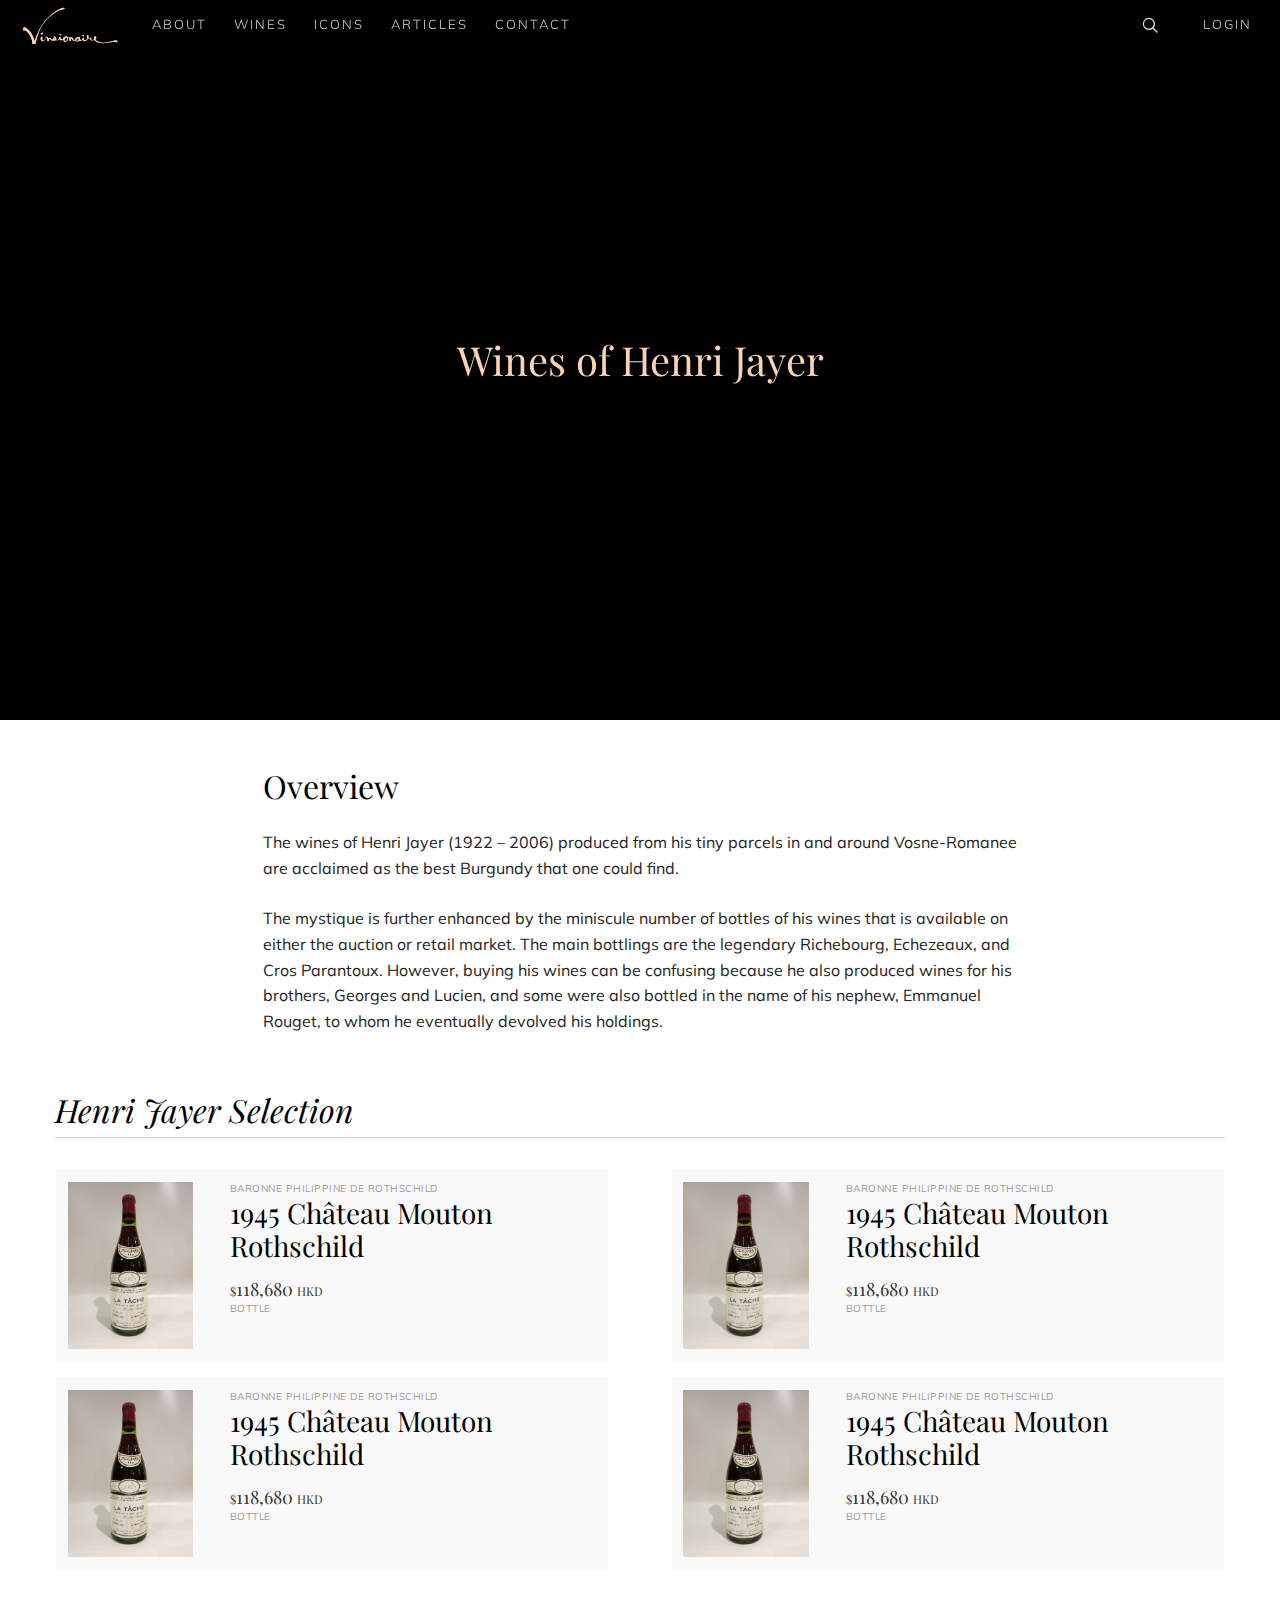
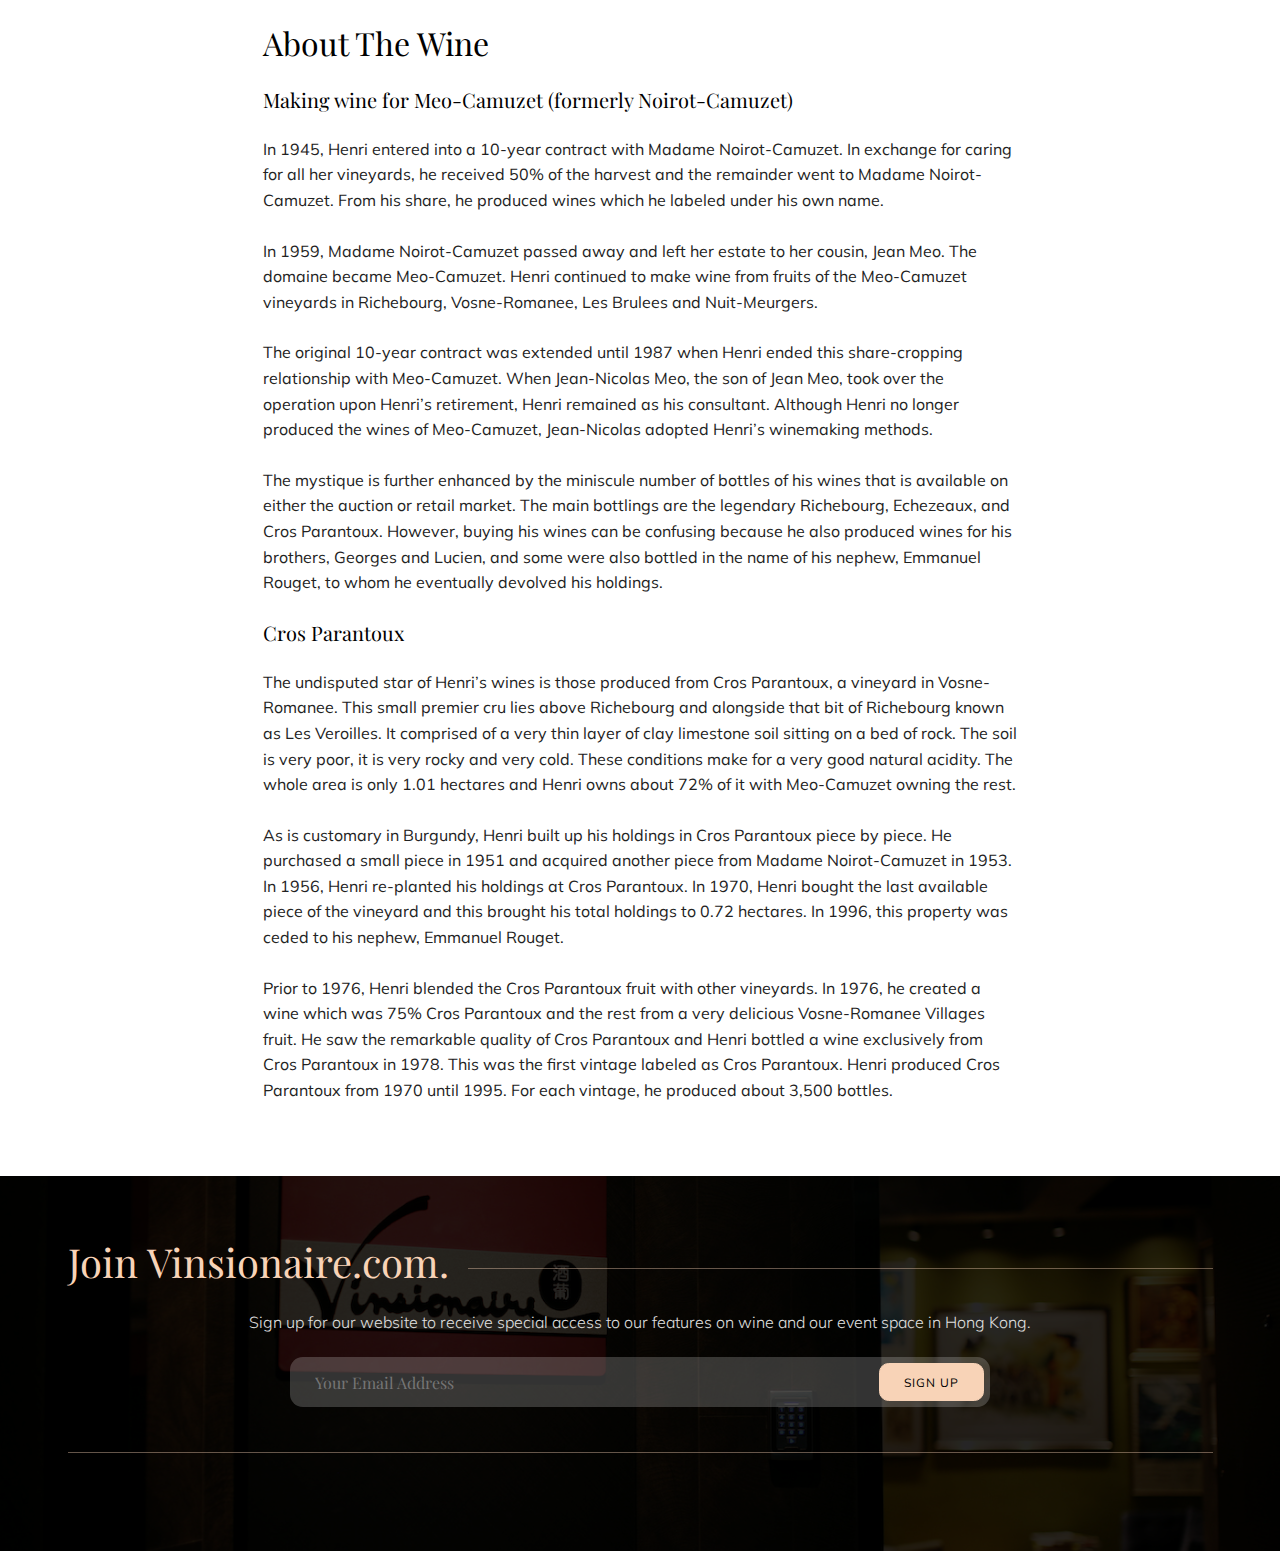
<file: wine-producer.html>
<!doctype html>
<!--[if lt IE 7]>      <html class="no-js lt-ie9 lt-ie8 lt-ie7" lang=""> <![endif]-->
<!--[if IE 7]>         <html class="no-js lt-ie9 lt-ie8" lang=""> <![endif]-->
<!--[if IE 8]>         <html class="no-js lt-ie9" lang=""> <![endif]-->
<!--[if gt IE 8]><!--> <html class="no-js" lang=""> <!--<![endif]-->
    <head>
        <meta charset="utf-8">
        <meta http-equiv="X-UA-Compatible" content="IE=edge,chrome=1">
        <title>Vinsionaire</title>
        <meta name="description" content="">
        <meta name="viewport" content="width=device-width, initial-scale=1">
        <link href='https://fonts.googleapis.com/css?family=Playfair+Display:400,900,900italic,400italic|Muli:300,300italic,400' rel='stylesheet' type='text/css'>
        <link rel="apple-touch-icon" href="assets/img/apple-touch-icon.png">
        <link rel="stylesheet" href="assets/css/application.css">
        <link rel="stylesheet" href="assets/css/feather.css">

        <script src="assets/js/vendor/modernizr-2.8.3-respond-1.4.2.min.js"></script>
    </head>
    <body>
        <!--[if lt IE 8]>
            <p class="browserupgrade">You are using an <strong>outdated</strong> browser. Please <a href="http://browsehappy.com/">upgrade your browser</a> to improve your experience.</p>
        <![endif]-->
        <nav class="nav full-width">
            <input type="checkbox" id="nav__trigger" class="nav__trigger" />
            <label for="nav__trigger">
                <div class="nav__hamburger"></div>
            </label>
            <div class="nav__wrapper">
                <a class="nav__logo" href="/">
                </a>
                <ul class="nav__links">
                    <li><a href="about.html">About</a></li>
                    <li><a href="wines.html">Wines</a></li>
                    <li><a href="icons.html">Icons</a></li>
                    <li><a href="articles.html">Articles</a></li>
                    <li><a href="contact.html">Contact</a></li>
                </ul>
                <ul class="nav__links">
                    <li class="nav__search">
                        <form class="nav__search-form" action="">
                          <input id="nav__search-box" type="text" class="nav__search-box" name="q" />
                          <label for="nav__search-box"><span class="icon-search"></span></label>
                          <input type="submit" id="nav__search-submit" />
                        </form>
                    </li>
                    <li class="nav__login"><a href="login.html">Login</a></li>
                </ul>
            </div>
        </nav>

         <div class="content">
            <section class="hero max-full-width text-center">
                <div class="hero__container">
                    <h1 class="hero__title">Wines of Henri Jayer</h1>
                </div>
            </section>
            <section class="list">
                <div class="wrapper">
                    <div class="wine__description">
                        <h2>Overview</h2>
                        <p class="lead">The wines of Henri Jayer (1922 – 2006) produced from his tiny parcels in and around Vosne-Romanee are acclaimed as the best Burgundy that one could find.</p>
                        <p>The mystique is further enhanced by the miniscule number of bottles of his wines that is available on either the auction or retail market. The main bottlings are the legendary Richebourg, Echezeaux, and Cros Parantoux. However, buying his wines can be confusing because he also produced wines for his brothers, Georges and Lucien, and some were also bottled in the name of his nephew, Emmanuel Rouget, to whom he eventually devolved his holdings.</p>
                    </div>
                    <div class="list__heading-wrapper">
                        <h2 class="list__heading">Henri Jayer Selection</h2>
                        <hr class="list__hr">
                    </div>
                    <div class="container">
                        <a href="wine-individual.html" class="list__item">
                            <img src="assets/img/latache-wine.jpg" class="list__image max-full-width">
                            <div class="list__description">
                                <span class="list__name">Baronne Philippine de Rothschild</span>
                                <h3 class="list__item-heading">1945 Château Mouton Rothschild</h3>
                                <span class="list__price"><span>$</span>118,680 <span>HKD</span></span>
                                <span class="list__size">Bottle</span>
                            </div>
                        </a>
                        <a href="wine-individual.html" class="list__item">
                            <img src="assets/img/latache-wine.jpg" class="list__image max-full-width">
                            <div class="list__description">
                                <span class="list__name">Baronne Philippine de Rothschild</span>
                                <h3 class="list__item-heading">1945 Château Mouton Rothschild</h3>
                                <span class="list__price"><span>$</span>118,680 <span>HKD</span></span>
                                <span class="list__size">Bottle</span>
                            </div>
                        </a>
                        <a href="wine-individual.html" class="list__item">
                            <img src="assets/img/latache-wine.jpg" class="list__image max-full-width">
                            <div class="list__description">
                                <span class="list__name">Baronne Philippine de Rothschild</span>
                                <h3 class="list__item-heading">1945 Château Mouton Rothschild</h3>
                                <span class="list__price"><span>$</span>118,680 <span>HKD</span></span>
                                <span class="list__size">Bottle</span>
                            </div>
                        </a>
                        <a href="wine-individual.html" class="list__item">
                            <img src="assets/img/latache-wine.jpg" class="list__image max-full-width">
                            <div class="list__description">
                                <span class="list__name">Baronne Philippine de Rothschild</span>
                                <h3 class="list__item-heading">1945 Château Mouton Rothschild</h3>
                                <span class="list__price"><span>$</span>118,680 <span>HKD</span></span>
                                <span class="list__size">Bottle</span>
                            </div>
                        </a>
                    </div>
                    <div class="wine__description">
                        <h2>About The Wine</h2>
                        <h4>Making wine for Meo-Camuzet (formerly Noirot-Camuzet)</h4>
                        <p>In 1945, Henri entered into a 10-year contract with Madame Noirot-Camuzet. In exchange for caring for all her vineyards, he received 50% of the harvest and the remainder went to Madame Noirot-Camuzet. From his share, he produced wines which he labeled under his own name.</p>
                        <p>In 1959, Madame Noirot-Camuzet passed away and left her estate to her cousin, Jean Meo. The domaine became Meo-Camuzet. Henri continued to make wine from fruits of the Meo-Camuzet vineyards in Richebourg, Vosne-Romanee, Les Brulees and Nuit-Meurgers.</p>
                        <p>The original 10-year contract was extended until 1987 when Henri ended this share-cropping relationship with Meo-Camuzet. When Jean-Nicolas Meo, the son of Jean Meo, took over the operation upon Henri’s retirement, Henri remained as his consultant. Although Henri no longer produced the wines of Meo-Camuzet, Jean-Nicolas adopted Henri’s winemaking methods.</p>
                        <p>The mystique is further enhanced by the miniscule number of bottles of his wines that is available on either the auction or retail market. The main bottlings are the legendary Richebourg, Echezeaux, and Cros Parantoux. However, buying his wines can be confusing because he also produced wines for his brothers, Georges and Lucien, and some were also bottled in the name of his nephew, Emmanuel Rouget, to whom he eventually devolved his holdings.</p>
                        <h4>Cros Parantoux</h4>
                        <p>The undisputed star of Henri’s wines is those produced from Cros Parantoux, a vineyard in Vosne-Romanee. This small premier cru lies above Richebourg and alongside that bit of Richebourg known as Les Veroilles. It comprised of a very thin layer of clay limestone soil sitting on a bed of rock. The soil is very poor, it is very rocky and very cold. These conditions make for a very good natural acidity. The whole area is only 1.01 hectares and Henri owns about 72% of it with Meo-Camuzet owning the rest.</p>
                        <p>As is customary in Burgundy, Henri built up his holdings in Cros Parantoux piece by piece. He purchased a small piece in 1951 and acquired another piece from Madame Noirot-Camuzet in 1953. In 1956, Henri re-planted his holdings at Cros Parantoux. In 1970, Henri bought the last available piece of the vineyard and this brought his total holdings to 0.72 hectares. In 1996, this property was ceded to his nephew, Emmanuel Rouget.</p>
                        <p>Prior to 1976, Henri blended the Cros Parantoux fruit with other vineyards. In 1976, he created a wine which was 75% Cros Parantoux and the rest from a very delicious Vosne-Romanee Villages fruit. He saw the remarkable quality of Cros Parantoux and Henri bottled a wine exclusively from Cros Parantoux in 1978. This was the first vintage labeled as Cros Parantoux. Henri produced Cros Parantoux from 1970 until 1995. For each vintage, he produced about 3,500 bottles.</p>
                    </div>
                </div>
            </section>

            <section class="cta">
            <div class="cta__overlay"></div>
                <form class="cta__form text-center">
                    <div class="clearfix">
                        <h3 class="cta__heading">Join Vinsionaire.com.</h3>
                        <hr class="cta__hr-1">
                    </div>
                    <span class="cta__caption text-center">Sign up for our website to receive special access to our features on wine and our event space in Hong Kong.</span>
                    <div class="cta__field">
                        <input type="email" name="email" placeholder="Your Email Address" class="cta__input" />
                        <input type="submit" value="Sign Up" class="cta__button cta__button--integrated">
                    </div>
                    <hr class="cta__hr-2">
                </form>
            </section>
        </div>

        <script src="//ajax.googleapis.com/ajax/libs/jquery/1.11.2/jquery.min.js"></script>
        <script>window.jQuery || document.write('<script src="assets/js/vendor/jquery-1.11.2.min.js"><\/script>')</script>

        <script src="assets/js/min/main-min.js"></script>

        <!-- Google Analytics: change UA-XXXXX-X to be your site's ID. -->
        <script>
            (function(b,o,i,l,e,r){b.GoogleAnalyticsObject=l;b[l]||(b[l]=
            function(){(b[l].q=b[l].q||[]).push(arguments)});b[l].l=+new Date;
            e=o.createElement(i);r=o.getElementsByTagName(i)[0];
            e.src='//www.google-analytics.com/analytics.js';
            r.parentNode.insertBefore(e,r)}(window,document,'script','ga'));
            ga('create','UA-XXXXX-X','auto');ga('send','pageview');
        </script>
    </body>
</html>
</file>
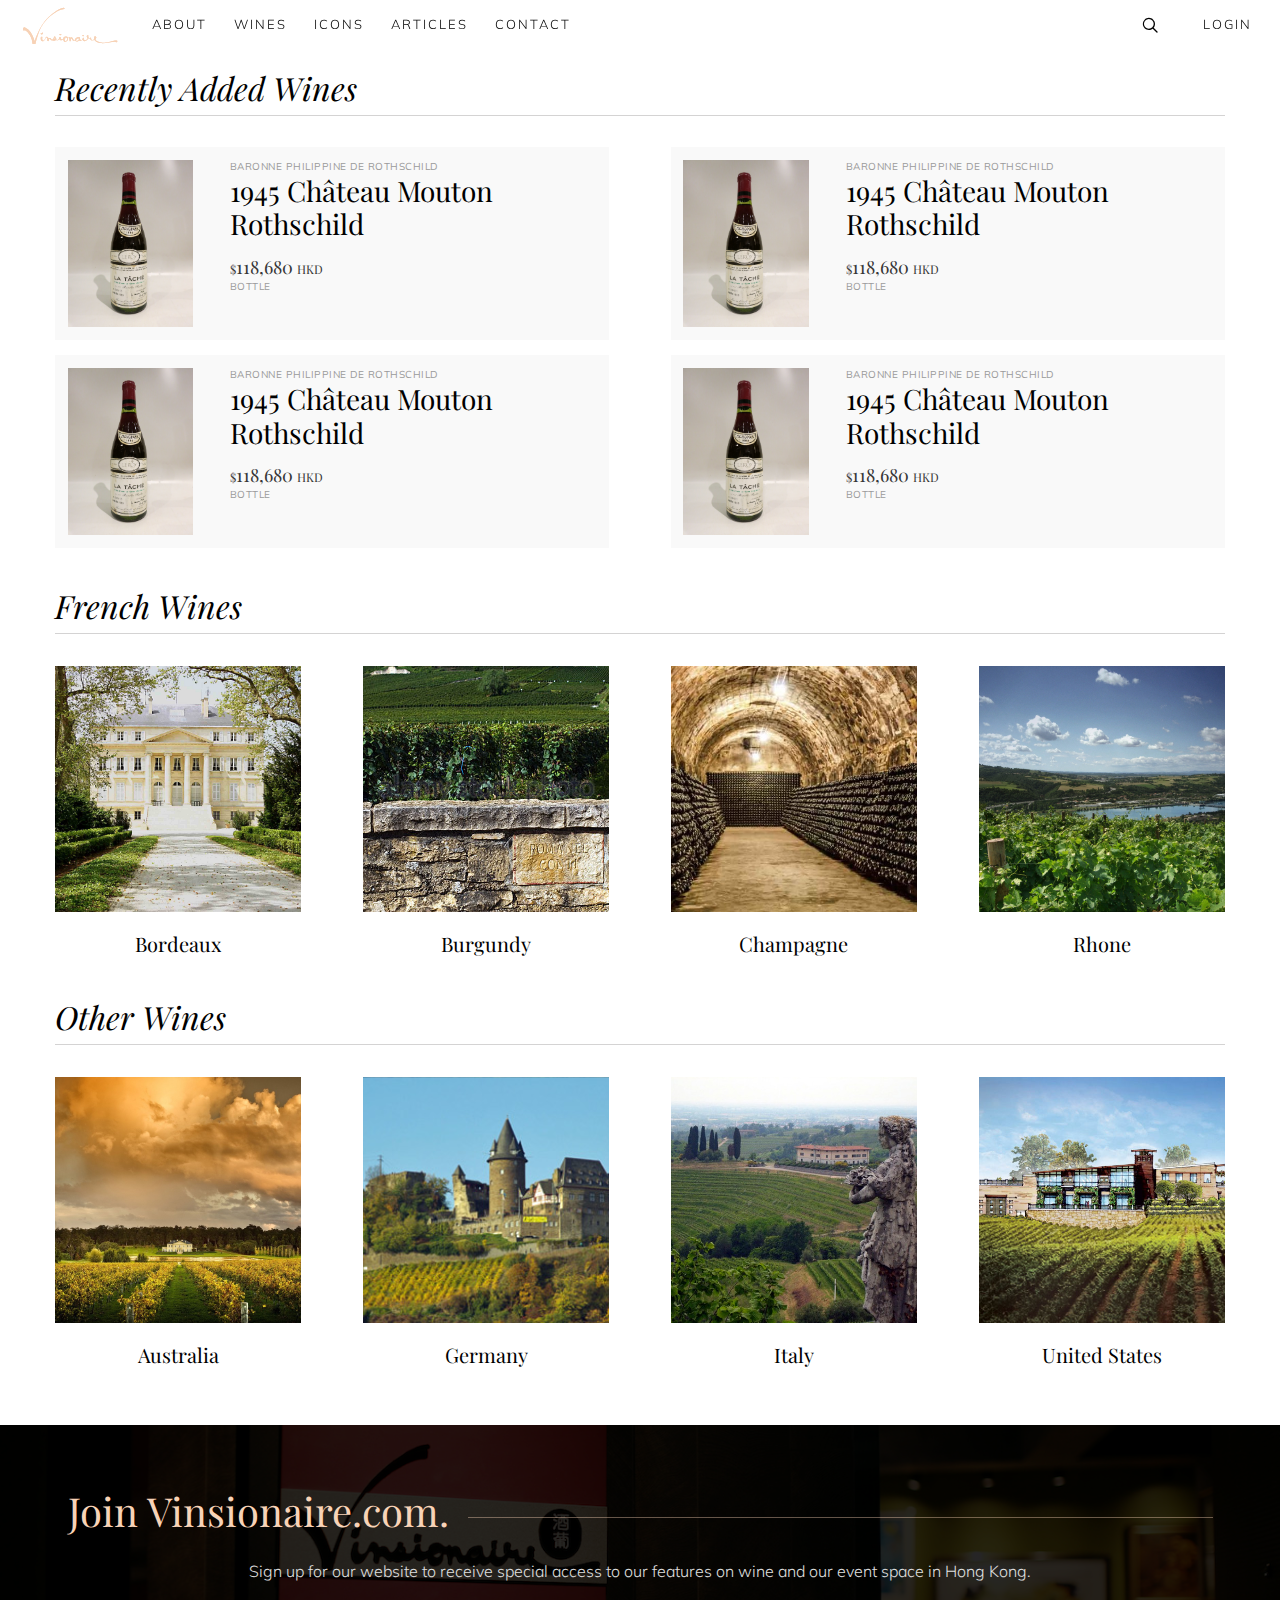
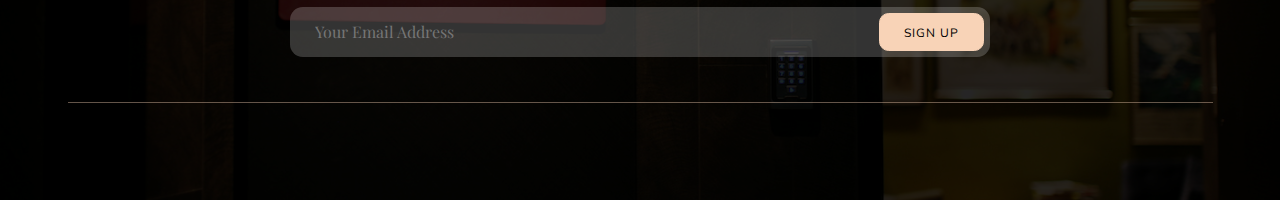
<file: wines.html>
<!doctype html>
<!--[if lt IE 7]>      <html class="no-js lt-ie9 lt-ie8 lt-ie7" lang=""> <![endif]-->
<!--[if IE 7]>         <html class="no-js lt-ie9 lt-ie8" lang=""> <![endif]-->
<!--[if IE 8]>         <html class="no-js lt-ie9" lang=""> <![endif]-->
<!--[if gt IE 8]><!--> <html class="no-js" lang=""> <!--<![endif]-->
    <head>
        <meta charset="utf-8">
        <meta http-equiv="X-UA-Compatible" content="IE=edge,chrome=1">
        <title>Vinsionaire</title>
        <meta name="description" content="">
        <meta name="viewport" content="width=device-width, initial-scale=1">
        <link href='https://fonts.googleapis.com/css?family=Playfair+Display:400,900,900italic,400italic|Muli:300,300italic,400' rel='stylesheet' type='text/css'>
        <link rel="apple-touch-icon" href="assets/img/apple-touch-icon.png">
        <link rel="stylesheet" href="assets/css/application.css">
        <link rel="stylesheet" href="assets/css/feather.css">

        <script src="assets/js/vendor/modernizr-2.8.3-respond-1.4.2.min.js"></script>
    </head>
    <body>
        <!--[if lt IE 8]>
            <p class="browserupgrade">You are using an <strong>outdated</strong> browser. Please <a href="http://browsehappy.com/">upgrade your browser</a> to improve your experience.</p>
        <![endif]-->
        <nav class="nav full-width">
            <input type="checkbox" id="nav__trigger" class="nav__trigger" />
            <label for="nav__trigger">
                <div class="nav__hamburger"></div>
            </label>
            <div class="nav__wrapper">
                <a class="nav__logo" href="/">
                </a>
                <ul class="nav__links">
                    <li><a href="about.html">About</a></li>
                    <li><a href="wines.html">Wines</a></li>
                    <li><a href="icons.html">Icons</a></li>
                    <li><a href="articles.html">Articles</a></li>
                    <li><a href="contact.html">Contact</a></li>
                </ul>
                <ul class="nav__links">
                    <li class="nav__search">
                        <form class="nav__search-form" action="">
                          <input id="nav__search-box" type="text" class="nav__search-box" name="q" />
                          <label for="nav__search-box"><span class="icon-search"></span></label>
                          <input type="submit" id="nav__search-submit" />
                        </form>
                    </li>
                    <li class="nav__login"><a href="login.html">Login</a></li>
                </ul>
            </div>
        </nav>

        <div class="content-nohero">
            <section class="grid">
                <div class="wrapper">
                    <div class="grid__heading-wrapper">
                        <h2 class="grid__heading">Recently Added Wines</h2>
                        <hr class="grid__hr">
                    </div>
                    <div class="container">
                        <a href="wine-individual.html" class="list__item">
                            <img src="assets/img/latache-wine.jpg" class="list__image max-full-width">
                            <div class="list__description">
                                <span class="list__name">Baronne Philippine de Rothschild</span>
                                <h3 class="list__item-heading">1945 Château Mouton Rothschild</h3>
                                <span class="list__price"><span>$</span>118,680 <span>HKD</span></span>
                                <span class="list__size">Bottle</span>
                            </div>
                        </a>
                        <a href="wine-individual.html" class="list__item">
                            <img src="assets/img/latache-wine.jpg" class="list__image max-full-width">
                            <div class="list__description">
                                <span class="list__name">Baronne Philippine de Rothschild</span>
                                <h3 class="list__item-heading">1945 Château Mouton Rothschild</h3>
                                <span class="list__price"><span>$</span>118,680 <span>HKD</span></span>
                                <span class="list__size">Bottle</span>
                            </div>
                        </a>
                        <a href="wine-individual.html" class="list__item">
                            <img src="assets/img/latache-wine.jpg" class="list__image max-full-width">
                            <div class="list__description">
                                <span class="list__name">Baronne Philippine de Rothschild</span>
                                <h3 class="list__item-heading">1945 Château Mouton Rothschild</h3>
                                <span class="list__price"><span>$</span>118,680 <span>HKD</span></span>
                                <span class="list__size">Bottle</span>
                            </div>
                        </a>
                        <a href="wine-individual.html" class="list__item">
                            <img src="assets/img/latache-wine.jpg" class="list__image max-full-width">
                            <div class="list__description">
                                <span class="list__name">Baronne Philippine de Rothschild</span>
                                <h3 class="list__item-heading">1945 Château Mouton Rothschild</h3>
                                <span class="list__price"><span>$</span>118,680 <span>HKD</span></span>
                                <span class="list__size">Bottle</span>
                            </div>
                        </a>
                    </div>
                </div>
                <div class="wrapper">
                    <div class="grid__heading-wrapper">
                        <h2 class="grid__heading">French Wines</h2>
                        <hr class="grid__hr">
                    </div>
                    <div class="container">
                        <div class="grid__item grid__item--small text-center">
                            <div class="grid__image-container grid__image-container--bordeaux"></div>
                            <h3 class="grid__item-heading">Bordeaux</h3>
                        </div>
                        <div class="grid__item grid__item--small text-center">
                            <div class="grid__image-container grid__image-container--burgundy"></div>
                            <h3 class="grid__item-heading">Burgundy</h3>
                        </div>
                        <div class="grid__item grid__item--small text-center">
                            <div class="grid__image-container grid__image-container--champagne"></div>
                            <h3 class="grid__item-heading">Champagne</h3>
                        </div>
                        <div class="grid__item grid__item--small text-center">
                            <div class="grid__image-container grid__image-container--rhone"></div>
                            <h3 class="grid__item-heading">Rhone</h3>
                        </div>
                    </div>
                </div>
                <div class="wrapper">
                    <div class="grid__heading-wrapper">
                        <h2 class="grid__heading">Other Wines</h2>
                        <hr class="grid__hr">
                    </div>
                    <div class="container">
                        <div class="grid__item grid__item--small text-center">
                            <div class="grid__image-container grid__image-container--australia"></div>
                            <h3 class="grid__item-heading">Australia</h3>
                        </div>
                        <div class="grid__item grid__item--small text-center">
                            <div class="grid__image-container grid__image-container--germany"></div>
                            <h3 class="grid__item-heading">Germany</h3>
                        </div>
                        <div class="grid__item grid__item--small text-center">
                            <div class="grid__image-container grid__image-container--italy"></div>
                            <h3 class="grid__item-heading">Italy</h3>
                        </div>
                        <div class="grid__item grid__item--small text-center">
                            <div class="grid__image-container grid__image-container--usa"></div>
                            <h3 class="grid__item-heading">United States</h3>
                        </div>
                    </div>
                </div>
            </section>

            <section class="cta">
            <div class="cta__overlay"></div>
                <form class="cta__form text-center">
                    <div class="clearfix">
                        <h3 class="cta__heading">Join Vinsionaire.com.</h3>
                        <hr class="cta__hr-1">
                    </div>
                    <span class="cta__caption text-center">Sign up for our website to receive special access to our features on wine and our event space in Hong Kong.</span>
                    <div class="cta__field">
                        <input type="email" name="email" placeholder="Your Email Address" class="cta__input" />
                        <input type="submit" value="Sign Up" class="cta__button cta__button--integrated">
                    </div>
                    <hr class="cta__hr-2">
                </form>
            </section>
        </div>

        <script src="//ajax.googleapis.com/ajax/libs/jquery/1.11.2/jquery.min.js"></script>
        <script>window.jQuery || document.write('<script src="assets/js/vendor/jquery-1.11.2.min.js"><\/script>')</script>

        <script src="assets/js/min/main-min.js"></script>

        <!-- Google Analytics: change UA-XXXXX-X to be your site's ID. -->
        <script>
            (function(b,o,i,l,e,r){b.GoogleAnalyticsObject=l;b[l]||(b[l]=
            function(){(b[l].q=b[l].q||[]).push(arguments)});b[l].l=+new Date;
            e=o.createElement(i);r=o.getElementsByTagName(i)[0];
            e.src='//www.google-analytics.com/analytics.js';
            r.parentNode.insertBefore(e,r)}(window,document,'script','ga'));
            ga('create','UA-XXXXX-X','auto');ga('send','pageview');
        </script>
    </body>
</html>
</file>
<file: assets/css/application.css>
html, body, div, span, applet, object, iframe,
h1, h2, h3, h4, h5, h6, p, blockquote, pre,
a, abbr, acronym, address, big, cite, code,
del, dfn, em, img, ins, kbd, q, s, samp,
small, strike, strong, sub, sup, tt, var,
b, u, i, center,
dl, dt, dd, ol, ul, li,
fieldset, form, label, legend,
table, caption, tbody, tfoot, thead, tr, th, td,
article, aside, canvas, details, embed,
figure, figcaption, footer, header, hgroup,
menu, nav, output, ruby, section, summary,
time, mark, audio, video {
  margin: 0;
  padding: 0;
  border: 0;
  font: inherit;
  font-size: 100%;
  vertical-align: baseline; }

html {
  line-height: 1; }

ol, ul {
  list-style: none; }

table {
  border-collapse: collapse;
  border-spacing: 0; }

caption, th, td {
  text-align: left;
  font-weight: normal;
  vertical-align: middle; }

q, blockquote {
  quotes: none; }
  q:before, q:after, blockquote:before, blockquote:after {
    content: "";
    content: none; }

a img {
  border: none; }

article, aside, details, figcaption, figure, footer, header, hgroup, main, menu, nav, section, summary {
  display: block; }

/*----------------------------------------
  #GLOBAL VARIABLES
----------------------------------------*/
/*----------------------------------------
  #BASE STYLES
----------------------------------------*/
html {
  -moz-box-sizing: border-box;
  -webkit-box-sizing: border-box;
  box-sizing: border-box; }

*, *:before, *:after {
  -moz-box-sizing: inherit;
  -webkit-box-sizing: inherit;
  box-sizing: inherit; }

::-webkit-scrollbar {
  width: 0 !important; }

html,
body {
  width: 100%;
  font-family: "Muli", Helvetica, sans-serif;
  font-size: 62.5%;
  line-height: 1.4; }

h1,
h2,
h3,
h4,
h5,
h6 {
  font-family: "Playfair Display", Georgia, serif;
  font-weight: 400;
  line-height: 1.2;
  margin-bottom: 2.5rem; }

h1 {
  font-size: 40px;
  font-size: 4rem; }

h2 {
  font-size: 32px;
  font-size: 3.2rem; }

h3 {
  font-size: 24px;
  font-size: 2.4rem; }

h4 {
  font-size: 20px;
  font-size: 2rem; }

h5 {
  font-size: 18px;
  font-size: 1.8rem; }

h6 {
  font-size: 16px;
  font-size: 1.6rem; }

p {
  color: #222;
  font-size: 16px;
  font-size: 1.6rem; }

a {
  color: #9C8675; }
  a:hover {
    color: #F8D3B7; }

ul {
  list-style: circle inside; }

ol {
  list-style: decimal inside; }

ol, ul {
  padding-left: 0;
  margin-top: 0; }

ul ul,
ul ol,
ol ol,
ol ul {
  margin: 1.5rem 0 1.5rem 3rem;
  font-size: 90%; }

li {
  margin-bottom: 1rem; }

hr {
  margin-top: 3rem;
  margin-bottom: 3.5rem;
  border-width: 0;
  border-top: 1px solid #D4D3D3; }

button {
  margin-bottom: 1rem; }

input,
textarea,
select,
fieldset {
  margin-bottom: 1.5rem; }

pre,
blockquote,
dl,
figure,
table,
p,
ul,
ol,
form {
  margin-bottom: 2.5rem; }

.wrapper {
  max-width: 100%;
  margin-left: auto;
  margin-right: auto; }
  .wrapper:after {
    content: " ";
    display: block;
    clear: both; }

/*----------------------------------------
  #MIXINS
----------------------------------------*/
.nav__trigger, .is-hidden {
  margin: -1px;
  padding: 0;
  width: 1px;
  height: 1px;
  overflow: hidden;
  clip: rect(0 0 0 0);
  clip: rect(0, 0, 0, 0);
  position: absolute; }

@media (min-width: 768px) {
  .about__text {
    margin: 2.5em 0;
    text-align: left;
    padding-right: 5.26316%;
    width: 57.62712%;
    float: left;
    margin-right: 1.69492%; } }

.about__image {
  text-align: center; }
  @media (min-width: 768px) {
    .about__image {
      margin: 2.5em 0;
      width: 40.67797%;
      float: right;
      margin-right: 0; } }
  .about__image figcaption {
    text-align: left;
    margin-top: 1em;
    font-size: 18px;
    font-size: 1.8rem;
    font-family: "Playfair Display", Georgia, serif;
    font-weight: 400; }

.article {
  margin: 5em 0 2.5em 0;
  padding: 2.5em 2.5em 5em; }
  @media (min-width: 1024px) {
    .article {
      padding: 2.5em 0; } }
  @media (min-width: 1024px) {
    .article .wrapper {
      max-width: 780px;
      margin-left: auto;
      margin-right: auto; }
      .article .wrapper:after {
        content: " ";
        display: block;
        clear: both; } }
  .article p {
    font-size: 18px;
    font-size: 1.8rem;
    line-height: 1.6; }

.cta__button, .feature__button, .list__button, .search__button {
  zoom: 1;
  -moz-box-sizing: border-box;
  -webkit-box-sizing: border-box;
  box-sizing: border-box;
  font-size: 12px;
  font-size: 1.2rem;
  font-family: "Muli", Helvetica, sans-serif;
  font-weight: 400;
  display: inline-block;
  border: 1px solid #D4D3D3;
  border-radius: 0.8em;
  color: #222;
  text-align: center;
  text-transform: uppercase;
  letter-spacing: 0.1rem;
  text-decoration: none;
  white-space: nowrap;
  vertical-align: middle;
  background-color: transparent;
  cursor: pointer;
  padding: 0 1.5em;
  height: 48px;
  line-height: 48px; }
  .cta__button:hover, .feature__button:hover, .list__button:hover, .search__button:hover, .cta__button:focus, .feature__button:focus, .list__button:focus, .search__button:focus {
    color: black;
    border-color: #9B9B9B;
    outline: 0;
    -moz-transition: all 0.2s ease-in-out;
    -o-transition: all 0.2s ease-in-out;
    -webkit-transition: all 0.2s ease-in-out;
    transition: all 0.2s ease-in-out; }

.cta__button, .list__button, .search__button {
  height: 38px;
  line-height: 38px;
  padding: 0 2em; }

@media (min-width: 768px) {
  .cta__button--integrated, .search__button {
    position: absolute;
    right: 0.5em;
    top: 0.5em; } }

.feature__button, .list__button {
  border: 1px solid #9C8675;
  color: #9C8675; }
  .feature__button:hover, .list__button:hover {
    border: 1px solid #9C8675;
    background-color: #9C8675;
    color: #F8D3B7; }

.search__button {
  border: 1px solid #9C8675;
  background-color: #9C8675;
  color: black; }
  .search__button:hover {
    border: 1px solid #726052;
    background-color: #726052;
    color: #E0E0E0; }

.cta__button {
  border: 1px solid #F8D3B7;
  background-color: #F8D3B7;
  color: black; }
  .cta__button:hover {
    border: 1px solid #9C8675;
    background-color: #9C8675;
    color: #E0E0E0; }

.list__button {
  margin-top: 2em;
  display: none; }
  @media (min-width: 1280px) {
    .list__button {
      display: inline-block; } }

.search__field:focus + .search__button {
  border: 1px solid #F8D3B7;
  background-color: #F8D3B7; }
.search__field:focus + .search__button:hover {
  border: 1px solid #9C8675;
  background-color: #9C8675;
  color: #D4D3D3; }

.back__button {
  color: #9B9B9B;
  display: block;
  text-transform: uppercase;
  letter-spacing: 1px;
  font-size: 14px;
  font-size: 1.4rem;
  margin-bottom: 2em; }

input[type="email"],
input[type="number"],
input[type="search"],
input[type="text"],
input[type="tel"],
input[type="url"],
input[type="password"],
textarea {
  -webkit-appearance: none;
  -moz-appearance: none;
  appearance: none; }

.cta__input, .cta__textarea, .search__field, .hero--search select {
  height: 48px;
  background-color: #f9f9f9;
  border: 1px solid #D4D3D3;
  border-radius: 0.8em;
  -webkit-box-shadow: none;
  -moz-box-shadow: none;
  box-shadow: none;
  -moz-box-sizing: border-box;
  -webkit-box-sizing: border-box;
  box-sizing: border-box;
  font-size: 16px;
  font-size: 1.6rem;
  color: #222;
  padding: 1.5em;
  vertical-align: middle;
  font-family: "Playfair Display", Georgia, serif;
  font-weight: 400; }
  .cta__input:focus, .cta__textarea:focus, .search__field:focus, .hero--search select:focus {
    outline: none;
    border: 1px solid #E0E0E0; }

.cta__input, .cta__textarea, .hero--search select {
  background-color: rgba(255, 255, 255, 0.2);
  color: #f9f9f9;
  border: 1px solid rgba(255, 255, 255, 0); }
  .cta__input:focus, .cta__textarea:focus, .hero--search select:focus {
    border: 1px solid #F8D3B7; }

.cta__input.cta__input--contact, .cta__textarea.cta__textarea--contact {
  background-color: #f9f9f9;
  color: #000;
  border: 1px solid rgba(0, 0, 0, 0.4); }
  .cta__input.cta__input--contact:focus, .cta__textarea.cta__textarea--contact:focus {
    border: 1px solid #F8D3B7; }

.search__field {
  background-color: transparent;
  color: #f9f9f9;
  border: 1px solid #9C8675; }
  .search__field:focus {
    border: 1px solid #F8D3B7; }

.cta, .cta--order {
  background: url('../img/home-hero.jpg?1457347314');
  background-size: cover;
  background-position: center center;
  position: relative; }

.cta__overlay {
  position: absolute;
  height: 100%;
  width: 100%;
  background: rgba(0, 0, 0, 0.85);
  z-index: 1; }

.cta__heading {
  font-size: 40px;
  font-size: 4rem;
  color: #F8D3B7;
  text-align: center; }
  @media (min-width: 768px) {
    .cta__heading {
      display: inline-block;
      float: left; } }

.cta__field {
  display: inline-block;
  position: relative; }

.cta__caption {
  clear: both;
  font-size: 16px;
  font-size: 1.6rem;
  font-family: "Muli", Helvetica, sans-serif;
  font-weight: 300;
  color: #E0E0E0;
  display: block;
  margin-bottom: 1.5em; }

@media (min-width: 768px) {
  .cta__hr-1 {
    float: right;
    width: -moz-calc(100% - 400px);
    width: -webkit-calc(100% - 400px);
    width: calc(100% - 400px); } }
.cta__hr-1, .cta__hr-2 {
  opacity: 0.4;
  filter: alpha(opacity=40);
  border-top: 1px #F8D3B7 solid; }

@media (min-width: 768px) {
  .cta--order .cta__hr-1 {
    width: -moz-calc(100% - 250px);
    width: -webkit-calc(100% - 250px);
    width: calc(100% - 250px); } }

.cta__form.cta__form {
  margin-top: 0;
  margin-bottom: 0;
  padding: 10em 2em;
  position: relative;
  z-index: 2; }
  .cta__form.cta__form--contact {
    padding: 2em 2em 0 2em; }
    @media (min-width: 1024px) {
      .cta__form.cta__form--contact {
        padding: 2em 0 0 0; } }

.cta__input.cta__input {
  width: 100%; }
  @media (min-width: 768px) {
    .cta__input.cta__input {
      width: 700px; } }

.cta__textarea.cta__textarea {
  width: 100%;
  padding-top: 13px;
  resize: none;
  -moz-transition: height 0.2s ease-in;
  -o-transition: height 0.2s ease-in;
  -webkit-transition: height 0.2s ease-in;
  transition: height 0.2s ease-in; }
  @media (min-width: 768px) {
    .cta__textarea.cta__textarea {
      width: 700px; } }
  .cta__textarea.cta__textarea--contact:focus {
    height: 200px; }

.feature {
  max-width: 100%;
  margin-left: auto;
  margin-right: auto;
  padding: 2em;
  background-color: white;
  *zoom: 1;
  filter: progid:DXImageTransform.Microsoft.gradient(gradientType=0, startColorstr='#FFFFFFFF', endColorstr='#FFF2F2F2');
  background-image: url('[data-uri]');
  background-size: 100%;
  background-image: -webkit-gradient(linear, 50% 0%, 50% 100%, color-stop(0%, #ffffff), color-stop(47%, #f6f6f6), color-stop(100%, #f2f2f2));
  background-image: -moz-linear-gradient(top, #ffffff 0%, #f6f6f6 47%, #f2f2f2 100%);
  background-image: -webkit-linear-gradient(top, #ffffff 0%, #f6f6f6 47%, #f2f2f2 100%);
  background-image: linear-gradient(to bottom, #ffffff 0%, #f6f6f6 47%, #f2f2f2 100%); }
  .feature:after {
    content: " ";
    display: block;
    clear: both; }

.feature__image {
  background-position: center center;
  background-size: cover;
  background-repeat: no-repeat;
  min-height: 600px; }
  @media (min-width: 1024px) {
    .feature__image {
      width: 40.67797%;
      float: left;
      margin-right: 1.69492%;
      min-height: 450px; } }

.feature__text-container {
  padding: 2em; }
  @media (min-width: 1024px) {
    .feature__text-container {
      width: 57.62712%;
      float: right;
      margin-right: 0; } }

.feature__text--heading {
  margin: 0; }
  @media (min-width: 1280px) {
    .feature__text--heading {
      font-size: 40px;
      font-size: 4rem; } }

.feature__text--description {
  font-size: 14px;
  font-size: 1.4rem;
  font-family: "Muli", Helvetica, sans-serif;
  font-weight: 300;
  line-height: 1.6;
  margin-bottom: 2.5em;
  display: block; }

.feature__hr {
  margin: 1.5em 0 2em; }

.hero {
  background-color: #000;
  height: 450px;
  height: 100vh;
  min-height: 450px;
  position: relative;
  background-position: center center;
  background-repeat: no-repeat;
  background-size: cover; }
  @media (min-width: 1024px) {
    .hero {
      height: 80vh; } }

.hero--home {
  background: url('../img/home-hero.jpg?1457347314');
  position: relative;
  background-position: center center;
  background-repeat: no-repeat;
  background-size: cover; }
  .hero--home .hero__overlay {
    background-color: rgba(0, 0, 0, 0.35);
    background-image: url('[data-uri]');
    background-size: 100%;
    background-image: -webkit-gradient(linear, 50% 0%, 50% 100%, color-stop(0%, rgba(0, 0, 0, 0.85)), color-stop(50%, rgba(0, 0, 0, 0)), color-stop(100%, rgba(0, 0, 0, 0)));
    background-image: -moz-linear-gradient(rgba(0, 0, 0, 0.85), rgba(0, 0, 0, 0), rgba(0, 0, 0, 0));
    background-image: -webkit-linear-gradient(rgba(0, 0, 0, 0.85), rgba(0, 0, 0, 0), rgba(0, 0, 0, 0));
    background-image: linear-gradient(rgba(0, 0, 0, 0.85), rgba(0, 0, 0, 0), rgba(0, 0, 0, 0)); }
.hero--article .hero__overlay {
  background-color: rgba(0, 0, 0, 0.45);
  background-image: url('[data-uri]');
  background-size: 100%;
  background-image: -webkit-gradient(linear, 50% 0%, 50% 100%, color-stop(0%, rgba(0, 0, 0, 0.65)), color-stop(50%, rgba(0, 0, 0, 0)), color-stop(100%, rgba(0, 0, 0, 0)));
  background-image: -moz-linear-gradient(rgba(0, 0, 0, 0.65), rgba(0, 0, 0, 0), rgba(0, 0, 0, 0));
  background-image: -webkit-linear-gradient(rgba(0, 0, 0, 0.65), rgba(0, 0, 0, 0), rgba(0, 0, 0, 0));
  background-image: linear-gradient(rgba(0, 0, 0, 0.65), rgba(0, 0, 0, 0), rgba(0, 0, 0, 0)); }
.hero--search-empty {
  background: url('../img/home-hero.jpg?1457347314');
  position: relative;
  background-position: center center;
  background-repeat: no-repeat;
  background-size: cover; }
  .hero--search-empty .hero__overlay {
    background-color: rgba(0, 0, 0, 0.35); }
.hero--search {
  background: url('../img/home-hero.jpg?1457347314');
  height: 100vh;
  height: 500px;
  min-height: 300px; }
  @media (min-width: 768px) {
    .hero--search {
      height: 50vh;
      min-height: 225px; } }
  .hero--search .hero__overlay {
    background-color: rgba(0, 0, 0, 0.35); }
.hero__overlay {
  height: 100%;
  width: 100%;
  position: absolute;
  z-index: 1; }

.hero__container {
  position: relative;
  top: 50%;
  -webkit-transform: translateY(-50%);
  -ms-transform: translateY(-50%);
  transform: translateY(-50%);
  z-index: 3;
  max-width: 1170px;
  margin: 0 auto 1.5rem; }

.hero--search .hero__container {
  max-width: 11;
  padding: 0 30px; }

.hero--search .search {
  display: block; }

.hero--search .search__field.search__field {
  width: 100% !important; }
  @media (min-width: 768px) {
    .hero--search .search__field.search__field {
      margin-bottom: 0; } }

.hero__title {
  color: #F8D3B7; }

.hero__date {
  color: #9C8675; }

.cta__form, .container {
  max-width: 100%;
  margin-left: auto;
  margin-right: auto;
  padding: 2.5em; }
  .cta__form:after, .container:after {
    content: " ";
    display: block;
    clear: both; }
  @media (min-width: 1024px) {
    .cta__form, .container {
      padding: 2.5em 0;
      margin: 1.25em 0;
      max-width: 960px;
      margin-left: auto;
      margin-right: auto; }
      .cta__form:after, .container:after {
        content: " ";
        display: block;
        clear: both; } }
  @media (min-width: 1280px) {
    .cta__form, .container {
      max-width: 1170px;
      margin-left: auto;
      margin-right: auto; }
      .cta__form:after, .container:after {
        content: " ";
        display: block;
        clear: both; } }

.content-nohero {
  padding-top: 6em; }

.grid {
  margin: 2.5em 0 0 0;
  padding: 0; }
  @media (min-width: 1024px) {
    .grid {
      padding: 2.5em 0; } }
  @media (min-width: 1024px) {
    .grid .wrapper {
      max-width: 960px;
      margin-left: auto;
      margin-right: auto; }
      .grid .wrapper:after {
        content: " ";
        display: block;
        clear: both; } }
  @media (min-width: 1280px) {
    .grid .wrapper {
      max-width: 1170px;
      margin-left: auto;
      margin-right: auto; }
      .grid .wrapper:after {
        content: " ";
        display: block;
        clear: both; } }

.grid__heading-wrapper {
  padding: 0 2.5em; }
  @media (min-width: 1024px) {
    .grid__heading-wrapper {
      padding: 0; } }

.grid__heading {
  font-weight: 400;
  font-style: italic;
  margin-bottom: 0.25em; }

.grid__hr {
  margin: 0 0 2.5em 0; }

.grid__item {
  margin-bottom: 3em; }
  .grid__item--small {
    width: 47.36842%;
    float: left; }
    .grid__item--small:nth-child(2n + 1) {
      margin-left: 0;
      margin-right: -100%;
      clear: both;
      margin-left: 0; }
    .grid__item--small:nth-child(2n + 2) {
      margin-left: 52.63158%;
      margin-right: -100%;
      clear: none; }
    @media (min-width: 768px) {
      .grid__item--small {
        width: 21.05263%;
        float: left; }
        .grid__item--small:nth-child(4n + 1) {
          margin-left: 0;
          margin-right: -100%;
          clear: both;
          margin-left: 0; }
        .grid__item--small:nth-child(4n + 2) {
          margin-left: 26.31579%;
          margin-right: -100%;
          clear: none; }
        .grid__item--small:nth-child(4n + 3) {
          margin-left: 52.63158%;
          margin-right: -100%;
          clear: none; }
        .grid__item--small:nth-child(4n + 4) {
          margin-left: 78.94737%;
          margin-right: -100%;
          clear: none; } }
  .grid__item--medium {
    width: 100%;
    float: left;
    margin-left: 0;
    margin-right: 0; }
    @media (min-width: 768px) {
      .grid__item--medium {
        width: 49.15254%;
        float: left;
        margin-right: 1.69492%; }
        .grid__item--medium:nth-of-type(2) {
          width: 49.15254%;
          float: right;
          margin-right: 0; } }
  .grid__item--large {
    width: 100%;
    float: left;
    margin-left: 0;
    margin-right: 0; }
  .grid__item-heading {
    font-size: 20px;
    font-size: 2rem; }
  .grid__image-container + .grid__item-heading, img + .grid__item-heading {
    margin-top: 1em;
    margin-bottom: 0; }
  .grid__item-heading + .grid__image-container, .grid__item-heading + img {
    margin-top: 1em;
    margin-bottom: 0; }

.grid__image-container {
  width: 100%;
  height: 0;
  padding: 0 0 100% 0;
  background-size: cover;
  background-position: center; }
  .grid__image-container--rhone {
    background-image: url("../img/wine-rhone.jpg"); }
  .grid__image-container--bordeaux {
    background-image: url("../img/wine-bordeaux.jpg"); }
  .grid__image-container--burgundy {
    background-image: url("../img/wine-burgundy.jpg"); }
  .grid__image-container--champagne {
    background-image: url("../img/wine-champagne.jpg"); }
  .grid__image-container--australia {
    background-image: url("../img/location-australia.jpg"); }
  .grid__image-container--germany {
    background-image: url("../img/location-germany.jpg"); }
  .grid__image-container--italy {
    background-image: url("../img/location-italy.jpg"); }
  .grid__image-container--usa {
    background-image: url("../img/location-us.jpg"); }

.grid__blog-image {
  width: 100%;
  background-size: contain;
  background-position: center;
  background-repeat: no-repeat; }

.list__heading-wrapper {
  padding: 0 2.5em; }
  @media (min-width: 1024px) {
    .list__heading-wrapper {
      padding: 0; } }

.list__heading {
  font-weight: 400;
  font-style: italic;
  margin-bottom: 0.25em; }

.list__hr {
  margin: 0 0 2.5em 0; }

.list {
  margin: 2.5em 0 0 0;
  padding: 0; }
  @media (min-width: 1024px) {
    .list {
      padding: 2.5em 0; } }
  @media (min-width: 1024px) {
    .list .wrapper {
      max-width: 960px;
      margin-left: auto;
      margin-right: auto; }
      .list .wrapper:after {
        content: " ";
        display: block;
        clear: both; } }
  @media (min-width: 1280px) {
    .list .wrapper {
      max-width: 1170px;
      margin-left: auto;
      margin-right: auto; }
      .list .wrapper:after {
        content: " ";
        display: block;
        clear: both; } }

.list__item {
  max-width: 100%;
  margin-left: auto;
  margin-right: auto;
  width: 47.36842%;
  float: left;
  position: relative;
  margin-bottom: 2.5em;
  padding: 2em;
  background-color: #f9f9f9;
  color: #222;
  text-decoration: none;
  text-align: center;
  -moz-transition: background-color 0.3s ease-in-out;
  -o-transition: background-color 0.3s ease-in-out;
  -webkit-transition: background-color 0.3s ease-in-out;
  transition: background-color 0.3s ease-in-out; }
  .list__item:after {
    content: " ";
    display: block;
    clear: both; }
  .list__item:nth-child(2n + 1) {
    margin-left: 0;
    margin-right: -100%;
    clear: both;
    margin-left: 0; }
  .list__item:nth-child(2n + 2) {
    margin-left: 52.63158%;
    margin-right: -100%;
    clear: none; }
  @media (min-width: 768px) {
    .list__item {
      text-align: left; } }
  .list__item:hover {
    color: #222;
    background-color: #f9dcc5; }

.list__image {
  margin-bottom: 1em; }
  @media (min-width: 768px) {
    .list__image {
      margin-bottom: 0;
      width: 23.72881%;
      float: left;
      margin-right: 1.69492%; } }

@media (min-width: 768px) {
  .list__description {
    width: 74.57627%;
    float: right;
    margin-right: 0;
    padding-left: 5.26316%; } }

.list__item-heading {
  color: #000;
  font-size: 20px;
  font-size: 2rem;
  margin-bottom: 0.5em; }
  @media (min-width: 768px) {
    .list__item-heading {
      font-size: 28px;
      font-size: 2.8rem; } }

.list__price {
  color: #363636; }

.list__name,
.list__size {
  color: #9B9B9B;
  display: block;
  text-transform: uppercase;
  letter-spacing: 0.5px;
  font-size: 10px;
  font-size: 1rem; }

.list__price {
  font-size: 18px;
  font-size: 1.8rem;
  font-family: "Playfair Display", Georgia, serif;
  font-weight: 400; }
  .list__price span {
    font-size: 12px;
    font-size: 1.2rem; }

.nav {
  position: absolute;
  top: 0;
  left: 0;
  right: 0;
  bottom: 0;
  height: 100%;
  height: 100vh;
  -moz-transition: background-color 0.3s ease-in-out;
  -o-transition: background-color 0.3s ease-in-out;
  -webkit-transition: background-color 0.3s ease-in-out;
  transition: background-color 0.3s ease-in-out; }
  @media (min-width: 1024px) {
    .nav {
      z-index: 3;
      height: 64px;
      position: fixed; }
      .nav.scrolled {
        z-index: 99;
        background-color: rgba(255, 255, 255, 0.95);
        -webkit-box-shadow: 0 0 1px rgba(0, 0, 0, 0.8);
        -moz-box-shadow: 0 0 1px rgba(0, 0, 0, 0.8);
        box-shadow: 0 0 1px rgba(0, 0, 0, 0.8);
        color: black;
        -moz-transition: background-color 0.3s ease-in-out;
        -o-transition: background-color 0.3s ease-in-out;
        -webkit-transition: background-color 0.3s ease-in-out;
        transition: background-color 0.3s ease-in-out; }
        .nav.scrolled .nav__links li a {
          color: black; }
          .nav.scrolled .nav__links li a:hover {
            color: #F8D3B7; }
        .nav.scrolled .nav__search-box + label .icon-search {
          color: black; }
        .nav.scrolled .nav__search-box:focus + label .icon-search {
          color: #D4D3D3; } }
  .nav__logo {
    display: none; }
    @media (min-width: 1024px) {
      .nav__logo {
        display: block;
        float: left;
        margin: 0 2rem 0 2rem;
        background: url("../img/vinsionaire-logo-sm.svg");
        background-size: cover;
        width: 99px;
        height: 38px; } }
  .nav__links:nth-of-type(1) {
    margin-bottom: 1rem; }
  .nav__wrapper {
    text-align: center;
    width: 100%;
    position: absolute;
    padding-top: 6em;
    visibility: hidden;
    -moz-box-sizing: border-box;
    -webkit-box-sizing: border-box;
    box-sizing: border-box;
    opacity: 0;
    filter: alpha(opacity=0); }
    @media (min-width: 1024px) {
      .nav__wrapper {
        visibility: visible;
        padding-top: 1em;
        height: 7em;
        opacity: 1;
        filter: alpha(opacity=100); } }
  .nav__links {
    list-style-type: none; }
    .nav__links li {
      margin-bottom: 1.5em; }
    .nav__links li a {
      text-transform: uppercase;
      text-decoration: none;
      letter-spacing: 2px;
      line-height: 1.8;
      font-size: 22px;
      font-size: 2.2rem;
      font-family: "Muli", Helvetica, sans-serif;
      font-weight: 300;
      color: #D4D3D3; }
      .nav__links li a:hover {
        color: #F8D3B7; }
    @media (min-width: 1024px) {
      .nav__links:nth-of-type(1) {
        float: left;
        padding-top: 1em;
        margin-left: 2em; }
        .nav__links:nth-of-type(1) li:nth-of-type(5) {
          margin: 0 !important; }
      .nav__links:nth-of-type(2) {
        float: right;
        margin-right: 0.5em; }
      .nav__links li.nav__login {
        padding-top: 1em; }
      .nav__links li {
        display: inline-block;
        margin: 0 4em 0 0; }
      .nav__links li a {
        font-size: 13px;
        font-size: 1.3rem; } }
  @media only screen and (max-width: 1023px) {
    .nav__trigger:checked + label {
      position: fixed; }
      .nav__trigger:checked + label:after {
        -moz-transform: rotate(45deg);
        -ms-transform: rotate(45deg);
        -webkit-transform: rotate(45deg);
        transform: rotate(45deg);
        top: 1.4em; }
      .nav__trigger:checked + label:before {
        -moz-transform: rotate(-45deg);
        -ms-transform: rotate(-45deg);
        -webkit-transform: rotate(-45deg);
        transform: rotate(-45deg);
        top: 1.4em; }
      .nav__trigger:checked + label .nav__hamburger {
        opacity: 0;
        filter: alpha(opacity=0); } }
  @media only screen and (max-width: 1023px) and (min-width: 1024px) {
    .nav__trigger:checked + label {
      display: none; } }

  @media only screen and (max-width: 1023px) {
    .nav__trigger:checked + label + .nav__wrapper {
      height: 100%;
      z-index: 99;
      visibility: visible;
      background-color: rgba(0, 0, 0, 0.85);
      opacity: 1;
      filter: alpha(opacity=100);
      -moz-transition: all 0.4s ease-in-out 0.15s;
      -o-transition: all 0.4s ease-in-out 0.15s;
      -webkit-transition: all 0.4s ease-in-out;
      -webkit-transition-delay: 0.15s;
      transition: all 0.4s ease-in-out 0.15s; } }
  .nav__hamburger {
    opacity: 1;
    filter: alpha(opacity=100);
    width: 30px;
    height: 4px;
    position: absolute;
    top: 1.25em;
    left: 0;
    background: #f9f9f9;
    z-index: 20;
    -moz-transition: opacity 0.375s ease 0.15s;
    -o-transition: opacity 0.375s ease 0.15s;
    -webkit-transition: opacity 0.375s ease;
    -webkit-transition-delay: 0.15s;
    transition: opacity 0.375s ease 0.15s; }
  @media (min-width: 1024px) {
    .nav--black .nav__search-box + label .icon-search {
      color: black; }
    .nav--black .nav__links li a {
      color: black; }
      .nav--black .nav__links li a:hover {
        color: #F8D3B7; } }

label[for="nav__trigger"] {
  position: absolute;
  top: 1.5em;
  left: 1.5em;
  z-index: 100;
  width: 30px;
  height: 30px;
  cursor: pointer; }
  label[for="nav__trigger"]:before {
    position: absolute;
    top: 0em;
    left: 0em;
    background: #f9f9f9;
    content: "";
    width: 30px;
    height: 4px;
    -moz-transition: all 0.5s ease;
    -o-transition: all 0.5s ease;
    -webkit-transition: all 0.5s ease;
    transition: all 0.5s ease; }
  label[for="nav__trigger"]:after {
    position: absolute;
    top: 2.5em;
    left: 0;
    background: #f9f9f9;
    content: "";
    width: 30px;
    height: 4px;
    -moz-transition: all 0.5s ease;
    -o-transition: all 0.5s ease;
    -webkit-transition: all 0.5s ease;
    transition: all 0.5s ease; }
  @media (min-width: 1024px) {
    label[for="nav__trigger"] {
      display: none; } }

.nav--black label[for="nav__trigger"]:before, .nav--black label[for="nav__trigger"]:after {
  background: #000; }

.nav--black .nav__hamburger {
  background: #000; }

.nav--black .nav__trigger:checked + label:before, .nav--black .nav__trigger:checked + label:after {
  background: #f9f9f9; }
.nav--black .nav__trigger:checked + label .nav__hamburger {
  background: #f9f9f9; }

.no-svg .nav .nav__logo {
  background: url("../img/vinsionaire-logo-sm.png"); }

.results {
  max-width: 100%;
  margin-left: auto;
  margin-right: auto;
  margin: 2.5em auto;
  padding: 2.5em 0;
  max-width: 1170px; }
  .results:after {
    content: " ";
    display: block;
    clear: both; }

.results .list__item {
  max-width: 100%;
  margin-left: auto;
  margin-right: auto;
  width: 100%;
  position: relative;
  margin-bottom: 2.5em;
  padding: 2em;
  background-color: #f9f9f9;
  color: #222;
  text-decoration: none;
  text-align: center;
  min-height: 170px;
  -moz-transition: background-color 0.3s ease-in-out;
  -o-transition: background-color 0.3s ease-in-out;
  -webkit-transition: background-color 0.3s ease-in-out;
  transition: background-color 0.3s ease-in-out; }
  .results .list__item:after {
    content: " ";
    display: block;
    clear: both; }
  @media (min-width: 768px) {
    .results .list__item {
      text-align: left; } }
  .results .list__item:hover {
    color: #222;
    background-color: #f9dcc5; }

.results .list__item--header {
  min-height: 30px;
  background-color: #fff; }
  .results .list__item--header:hover {
    color: #222;
    background-color: #fff; }
  @media (min-width: 480px) {
    .results .list__item--header .list__image-header {
      width: 15.25424%;
      float: left;
      margin-right: 1.69492%;
      max-width: 100px;
      left: 1.69492%; } }
  .results .list__item--header .list__name {
    color: #000;
    font-weight: bold; }

.results .list__heading-wrapper {
  margin-top: 2.5em; }

@media (min-width: 480px) {
  .results .list__image {
    width: 15.25424%;
    float: left;
    margin-right: 1.69492%;
    max-width: 100px;
    position: absolute;
    top: 50%;
    -webkit-transform: translateY(-50%);
    -ms-transform: translateY(-50%);
    transform: translateY(-50%);
    left: 1.69492%; } }

.results .list__item-heading {
  margin-bottom: 0.2em; }

.results .icon-arrow-down {
  transform: translateY(-1px); }

@media (min-width: 480px) {
  .results .list__description {
    width: 66.10169%;
    float: left;
    margin-right: 1.69492%; } }

@media (min-width: 480px) {
  .results .list__description-wrapper {
    width: 83.05085%;
    float: right;
    margin-right: 0;
    position: absolute;
    top: 50%;
    -webkit-transform: translateY(-50%);
    -ms-transform: translateY(-50%);
    transform: translateY(-50%);
    left: 16.94916%;
    padding-right: 1.69492%; } }

@media (min-width: 480px) {
  .results .list__description--year {
    margin-bottom: 1em;
    width: 15.25424%;
    float: left;
    margin-right: 1.69492%;
    margin-bottom: 0; } }

.results .list__year {
  font-size: 18px;
  font-size: 1.8rem;
  font-family: "Playfair Display", Georgia, serif;
  font-weight: 300; }

@media (min-width: 480px) {
  .results .list__description--price {
    width: 15.25424%;
    float: right;
    margin-right: 0; } }

.cta__input, .cta__textarea, .search__field, .hero--search select {
  height: 48px;
  background-color: #f9f9f9;
  border: 1px solid #D4D3D3;
  border-radius: 0.8em;
  -webkit-box-shadow: none;
  -moz-box-shadow: none;
  box-shadow: none;
  -moz-box-sizing: border-box;
  -webkit-box-sizing: border-box;
  box-sizing: border-box;
  font-size: 16px;
  font-size: 1.6rem;
  color: #222;
  padding: 1.5em;
  vertical-align: middle;
  font-family: "Playfair Display", Georgia, serif;
  font-weight: 400; }
  .cta__input:focus, .cta__textarea:focus, .search__field:focus, .hero--search select:focus {
    outline: none;
    border: 1px solid #E0E0E0; }

.cta__input, .cta__textarea, .hero--search select {
  background-color: rgba(255, 255, 255, 0.2);
  color: #f9f9f9;
  border: 1px solid rgba(255, 255, 255, 0); }
  .cta__input:focus, .cta__textarea:focus, .hero--search select:focus {
    border: 1px solid #F8D3B7; }

.search__field {
  background-color: rgba(0, 0, 0, 0.5);
  color: #f9f9f9;
  border: 1px solid #9C8675; }
  .search__field:focus {
    border: 1px solid #F8D3B7; }

.search {
  display: inline-block;
  position: relative; }

.search__field.search__field {
  width: 100%; }
  @media (min-width: 768px) {
    .search__field.search__field {
      width: 700px; } }

.nav__search.nav__search {
  margin: 0;
  display: none; }
  @media (min-width: 1024px) {
    .nav__search.nav__search {
      display: inline-block; } }

.nav__search-box {
  float: right;
  top: 0;
  margin-right: 2em;
  transition: width 0.6s;
  background: transparent;
  width: 40px;
  height: 40px;
  border: none;
  cursor: pointer;
  font-family: "Playfair Display", Georgia, serif; }
  .nav__search-box + label .icon-search {
    color: #D4D3D3; }
  .nav__search-box:hover + label .icon-search {
    color: #F8D3B7; }
  .nav__search-box:focus {
    margin-top: -1em;
    font-size: 12px;
    font-size: 1.2rem;
    transition: width 0.6s cubic-bezier(0, 1.22, 0.66, 1.39);
    background: rgba(0, 0, 0, 0.45);
    border-radius: 10px;
    border: none;
    outline: none;
    box-shadow: none;
    padding-left: 40px;
    cursor: text;
    width: 200px;
    border-radius: auto;
    color: #D4D3D3; }
    .nav__search-box:focus + label .icon-search {
      color: #D4D3D3; }
  .nav__search-box:not(:focus) {
    text-indent: -5000px; }

#nav__search-submit {
  position: relative;
  left: -5000px; }

.icon-search {
  font-size: 16px;
  font-size: 1.6rem;
  position: relative;
  left: 83px;
  color: white;
  cursor: pointer; }

.hero--search {
  /* Targetting Webkit browsers only. FF will show the dropdown arrow with so much padding. */ }
  .hero--search .search {
    margin-bottom: 4em; }
  .hero--search select {
    padding: 0 1.5em;
    width: auto;
    border: 1px solid #9C8675;
    -webkit-appearance: none;
    -moz-appearance: none;
    appearance: none;
    cursor: pointer; }
    .hero--search select:active, .hero--search select:focus {
      border: 1px solid #F8D3B7; }
      .hero--search select:active + label:after, .hero--search select:focus + label:after {
        color: #F8D3B7;
        border-bottom: 1px solid #F8D3B7; }
  @media screen and (-webkit-min-device-pixel-ratio: 0) {
    .hero--search select {
      padding-right: 45px; } }
  .hero--search label {
    position: relative;
    display: none; }
    @media (min-width: 1024px) {
      .hero--search label {
        display: inline-block;
        margin-right: 4em; }
        .hero--search label:last-of-type {
          margin-right: 0; } }
  .hero--search label:after {
    content: '<>';
    font: 16px "Consolas", monospace;
    color: #9C8675;
    -webkit-transform: rotate(90deg);
    -moz-transform: rotate(90deg);
    -ms-transform: rotate(90deg);
    transform: rotate(90deg);
    right: 8px;
    top: 13px;
    padding: 0 0 2px;
    border-bottom: 1px solid #9C8675;
    position: absolute;
    pointer-events: none; }
  .hero--search label:before {
    content: '';
    right: 0;
    top: 0px;
    width: 28px;
    height: 48px;
    background: transparent;
    position: absolute;
    pointer-events: none; }

.wine__description {
  max-width: 780px;
  margin: 0 auto;
  padding: 2.5em 2em 5em 2em;
  line-height: 1.6; }

.wine {
  padding: 2.5em 2em 5em 2em; }
  @media only screen and (max-width: 1023px) {
    .wine .wrapper {
      max-width: 100%;
      margin-left: auto;
      margin-right: auto; }
      .wine .wrapper:after {
        content: " ";
        display: block;
        clear: both; } }
  .wine__image--whole {
    width: 100%;
    float: left;
    margin-left: 0;
    margin-right: 0;
    height: 0;
    padding: 0 0 100% 0;
    background-size: cover;
    background-position: center; }
  .wine__image--closeup {
    display: none; }
  @media (min-width: 768px) {
    .wine__image--whole {
      width: 49.15254%;
      float: left;
      margin-right: 1.69492%;
      padding: 0 0 60% 0; }
    .wine__image--closeup {
      display: block;
      height: 0;
      padding: 0 0 60% 0;
      background-size: 300% auto;
      background-position: center;
      width: 49.15254%;
      float: right;
      margin-right: 0; } }
  @media (min-width: 1024px) {
    .wine__image--whole, .wine__image--closeup {
      width: 32.20339%;
      float: left;
      margin-right: 1.69492%; } }
  .wine__details {
    margin-top: 5em;
    width: 100%;
    float: left;
    margin-left: 0;
    margin-right: 0; }
    @media (min-width: 1024px) {
      .wine__details {
        padding-left: 2.5em;
        margin-top: 0;
        width: 32.20339%;
        float: right;
        margin-right: 0; } }
  .wine__detail {
    color: #9B9B9B;
    text-transform: uppercase;
    letter-spacing: 0.5px; }
  .wine__price {
    margin-bottom: 0.375em; }
    .wine__price span {
      font-size: 12px;
      font-size: 1.2rem; }
  .wine__region, .wine__size {
    color: #9B9B9B;
    display: block;
    text-transform: uppercase;
    letter-spacing: 0.5px;
    font-size: 10px;
    font-size: 1rem; }
  .wine__note {
    border-left: 2px #9C8675 solid;
    font-weight: bold;
    padding-left: 2.5em;
    margin-top: 2.5em; }
    .wine__note p {
      color: #9C8675; }
    .wine__note footer {
      font-size: 16px;
      font-size: 1.6rem;
      color: #9C8675; }

.is-invisible {
  visibility: none !important; }

.is-shown {
  display: block; }

.full-width {
  width: 100%;
  -moz-box-sizing: border-box;
  -webkit-box-sizing: border-box;
  box-sizing: border-box; }

.max-full-width {
  max-width: 100%;
  -moz-box-sizing: border-box;
  -webkit-box-sizing: border-box;
  box-sizing: border-box; }

.block {
  display: block        !important; }

.inline {
  display: inline       !important; }

.inline-block {
  display: inline-block !important; }

.left {
  float: left  !important; }

.right {
  float: right !important; }

.text-left {
  text-align: left   !important; }

.text-center {
  text-align: center !important; }

.text-right {
  text-align: right  !important; }

.margin-center {
  margin-left: auto !important;
  margin-right: auto !important; }

.mt0 {
  margin-top: 0   !important; }

.mt1 {
  margin-top: 1em !important; }

.mt2 {
  margin-top: 2em !important; }

.mt5 {
  margin-top: 5em !important; }

.mt10 {
  margin-top: 10em !important; }

.mb0 {
  margin-bottom: 0   !important; }

.mb1 {
  margin-bottom: 1em !important; }
</file>
<file: assets/css/feather.css>
@charset "UTF-8";
 
@font-face {
  font-family: "feather";
  src:url("fonts/feather-webfont.eot");
  src:url("fonts/feather-webfont.eot?#iefix") format("embedded-opentype"),
    url("fonts/feather-webfont.woff") format("woff"),
    url("fonts/feather-webfont.ttf") format("truetype"),
    url("fonts/feather-webfont.svg#feather") format("svg");
  font-weight: normal;
  font-style: normal;
}

/* Character Mapping Method */
 
[data-icon]:before {
  display: inline-block;
  font-family: "feather";
  content: attr(data-icon);
  font-style: normal;
  font-weight: normal;
  font-variant: normal;
  text-transform: none;
  speak: none;
  line-height: 1;
  -webkit-font-smoothing: antialiased;
  -moz-osx-font-smoothing: grayscale;
}

/* CSS Class Mapping Method */
 
[class^="icon-"],
[class*=" icon-"] {
  display: inline-block;
  font-family: "feather";
  font-style: normal;
  font-weight: normal;
  font-variant: normal;
  text-transform: none;
  speak: none;
  line-height: 1;
  -webkit-font-smoothing: antialiased;
  -moz-osx-font-smoothing: grayscale;
}

.icon-eye:before {
  content: "\e000";
}

.icon-paper-clip:before {
  content: "\e001";
}

.icon-mail:before {
  content: "\e002";
}

.icon-mail:before {
  content: "\e002";
}

.icon-toggle:before {
  content: "\e003";
}

.icon-layout:before {
  content: "\e004";
}

.icon-link:before {
  content: "\e005";
}

.icon-bell:before {
  content: "\e006";
}

.icon-lock:before {
  content: "\e007";
}

.icon-unlock:before {
  content: "\e008";
}

.icon-ribbon:before {
  content: "\e009";
}

.icon-image:before {
  content: "\e010";
}

.icon-signal:before {
  content: "\e011";
}

.icon-target:before {
  content: "\e012";
}

.icon-clipboard:before {
  content: "\e013";
}

.icon-clock:before {
  content: "\e014";
}

.icon-clock:before {
  content: "\e014";
}

.icon-watch:before {
  content: "\e015";
}

.icon-air-play:before {
  content: "\e016";
}

.icon-camera:before {
  content: "\e017";
}

.icon-video:before {
  content: "\e018";
}

.icon-disc:before {
  content: "\e019";
}

.icon-printer:before {
  content: "\e020";
}

.icon-monitor:before {
  content: "\e021";
}

.icon-server:before {
  content: "\e022";
}

.icon-cog:before {
  content: "\e023";
}

.icon-heart:before {
  content: "\e024";
}

.icon-paragraph:before {
  content: "\e025";
}

.icon-align-justify:before {
  content: "\e026";
}

.icon-align-left:before {
  content: "\e027";
}

.icon-align-center:before {
  content: "\e028";
}

.icon-align-right:before {
  content: "\e029";
}

.icon-book:before {
  content: "\e030";
}

.icon-layers:before {
  content: "\e031";
}

.icon-stack:before {
  content: "\e032";
}

.icon-stack-2:before {
  content: "\e033";
}

.icon-paper:before {
  content: "\e034";
}

.icon-paper-stack:before {
  content: "\e035";
}

.icon-search:before {
  content: "\e036";
}

.icon-zoom-in:before {
  content: "\e037";
}

.icon-zoom-out:before {
  content: "\e038";
}

.icon-reply:before {
  content: "\e039";
}

.icon-circle-plus:before {
  content: "\e040";
}

.icon-circle-minus:before {
  content: "\e041";
}

.icon-circle-check:before {
  content: "\e042";
}

.icon-circle-cross:before {
  content: "\e043";
}

.icon-square-plus:before {
  content: "\e044";
}

.icon-square-minus:before {
  content: "\e045";
}

.icon-square-check:before {
  content: "\e046";
}

.icon-square-cross:before {
  content: "\e047";
}

.icon-microphone:before {
  content: "\e048";
}

.icon-record:before {
  content: "\e049";
}

.icon-skip-back:before {
  content: "\e050";
}

.icon-rewind:before {
  content: "\e051";
}

.icon-play:before {
  content: "\e052";
}

.icon-pause:before {
  content: "\e053";
}

.icon-stop:before {
  content: "\e054";
}

.icon-fast-forward:before {
  content: "\e055";
}

.icon-skip-forward:before {
  content: "\e056";
}

.icon-shuffle:before {
  content: "\e057";
}

.icon-repeat:before {
  content: "\e058";
}

.icon-folder:before {
  content: "\e059";
}

.icon-umbrella:before {
  content: "\e060";
}

.icon-moon:before {
  content: "\e061";
}

.icon-thermometer:before {
  content: "\e062";
}

.icon-drop:before {
  content: "\e063";
}

.icon-sun:before {
  content: "\e064";
}

.icon-cloud:before {
  content: "\e065";
}

.icon-cloud-upload:before {
  content: "\e066";
}

.icon-cloud-download:before {
  content: "\e067";
}

.icon-upload:before {
  content: "\e068";
}

.icon-download:before {
  content: "\e069";
}

.icon-location:before {
  content: "\e070";
}

.icon-location-2:before {
  content: "\e071";
}

.icon-map:before {
  content: "\e072";
}

.icon-battery:before {
  content: "\e073";
}

.icon-head:before {
  content: "\e074";
}

.icon-briefcase:before {
  content: "\e075";
}

.icon-speech-bubble:before {
  content: "\e076";
}

.icon-anchor:before {
  content: "\e077";
}

.icon-globe:before {
  content: "\e078";
}

.icon-box:before {
  content: "\e079";
}

.icon-reload:before {
  content: "\e080";
}

.icon-share:before {
  content: "\e081";
}

.icon-marquee:before {
  content: "\e082";
}

.icon-marquee-plus:before {
  content: "\e083";
}

.icon-marquee-minus:before {
  content: "\e084";
}

.icon-tag:before {
  content: "\e085";
}

.icon-power:before {
  content: "\e086";
}

.icon-command:before {
  content: "\e087";
}

.icon-alt:before {
  content: "\e088";
}

.icon-esc:before {
  content: "\e089";
}

.icon-bar-graph:before {
  content: "\e090";
}

.icon-bar-graph-2:before {
  content: "\e091";
}

.icon-pie-graph:before {
  content: "\e092";
}

.icon-star:before {
  content: "\e093";
}

.icon-arrow-left:before {
  content: "\e094";
}

.icon-arrow-right:before {
  content: "\e095";
}

.icon-arrow-up:before {
  content: "\e096";
}

.icon-arrow-down:before {
  content: "\e097";
}

.icon-volume:before {
  content: "\e098";
}

.icon-mute:before {
  content: "\e099";
}

.icon-content-right:before {
  content: "\e100";
}

.icon-content-left:before {
  content: "\e101";
}

.icon-grid:before {
  content: "\e102";
}

.icon-grid-2:before {
  content: "\e103";
}

.icon-columns:before {
  content: "\e104";
}

.icon-loader:before {
  content: "\e105";
}

.icon-bag:before {
  content: "\e106";
}

.icon-ban:before {
  content: "\e107";
}

.icon-flag:before {
  content: "\e108";
}

.icon-trash:before {
  content: "\e109";
}

.icon-expand:before {
  content: "\e110";
}

.icon-contract:before {
  content: "\e111";
}

.icon-maximize:before {
  content: "\e112";
}

.icon-minimize:before {
  content: "\e113";
}

.icon-plus:before {
  content: "\e114";
}

.icon-minus:before {
  content: "\e115";
}

.icon-check:before {
  content: "\e116";
}

.icon-cross:before {
  content: "\e117";
}

.icon-move:before {
  content: "\e118";
}

.icon-delete:before {
  content: "\e119";
}

.icon-menu:before {
  content: "\e120";
}

.icon-archive:before {
  content: "\e121";
}

.icon-inbox:before {
  content: "\e122";
}

.icon-outbox:before {
  content: "\e123";
}

.icon-file:before {
  content: "\e124";
}

.icon-file-add:before {
  content: "\e125";
}

.icon-file-subtract:before {
  content: "\e126";
}

.icon-help:before {
  content: "\e127";
}

.icon-open:before {
  content: "\e128";
}

.icon-ellipsis:before {
  content: "\e129";
}
</file>
